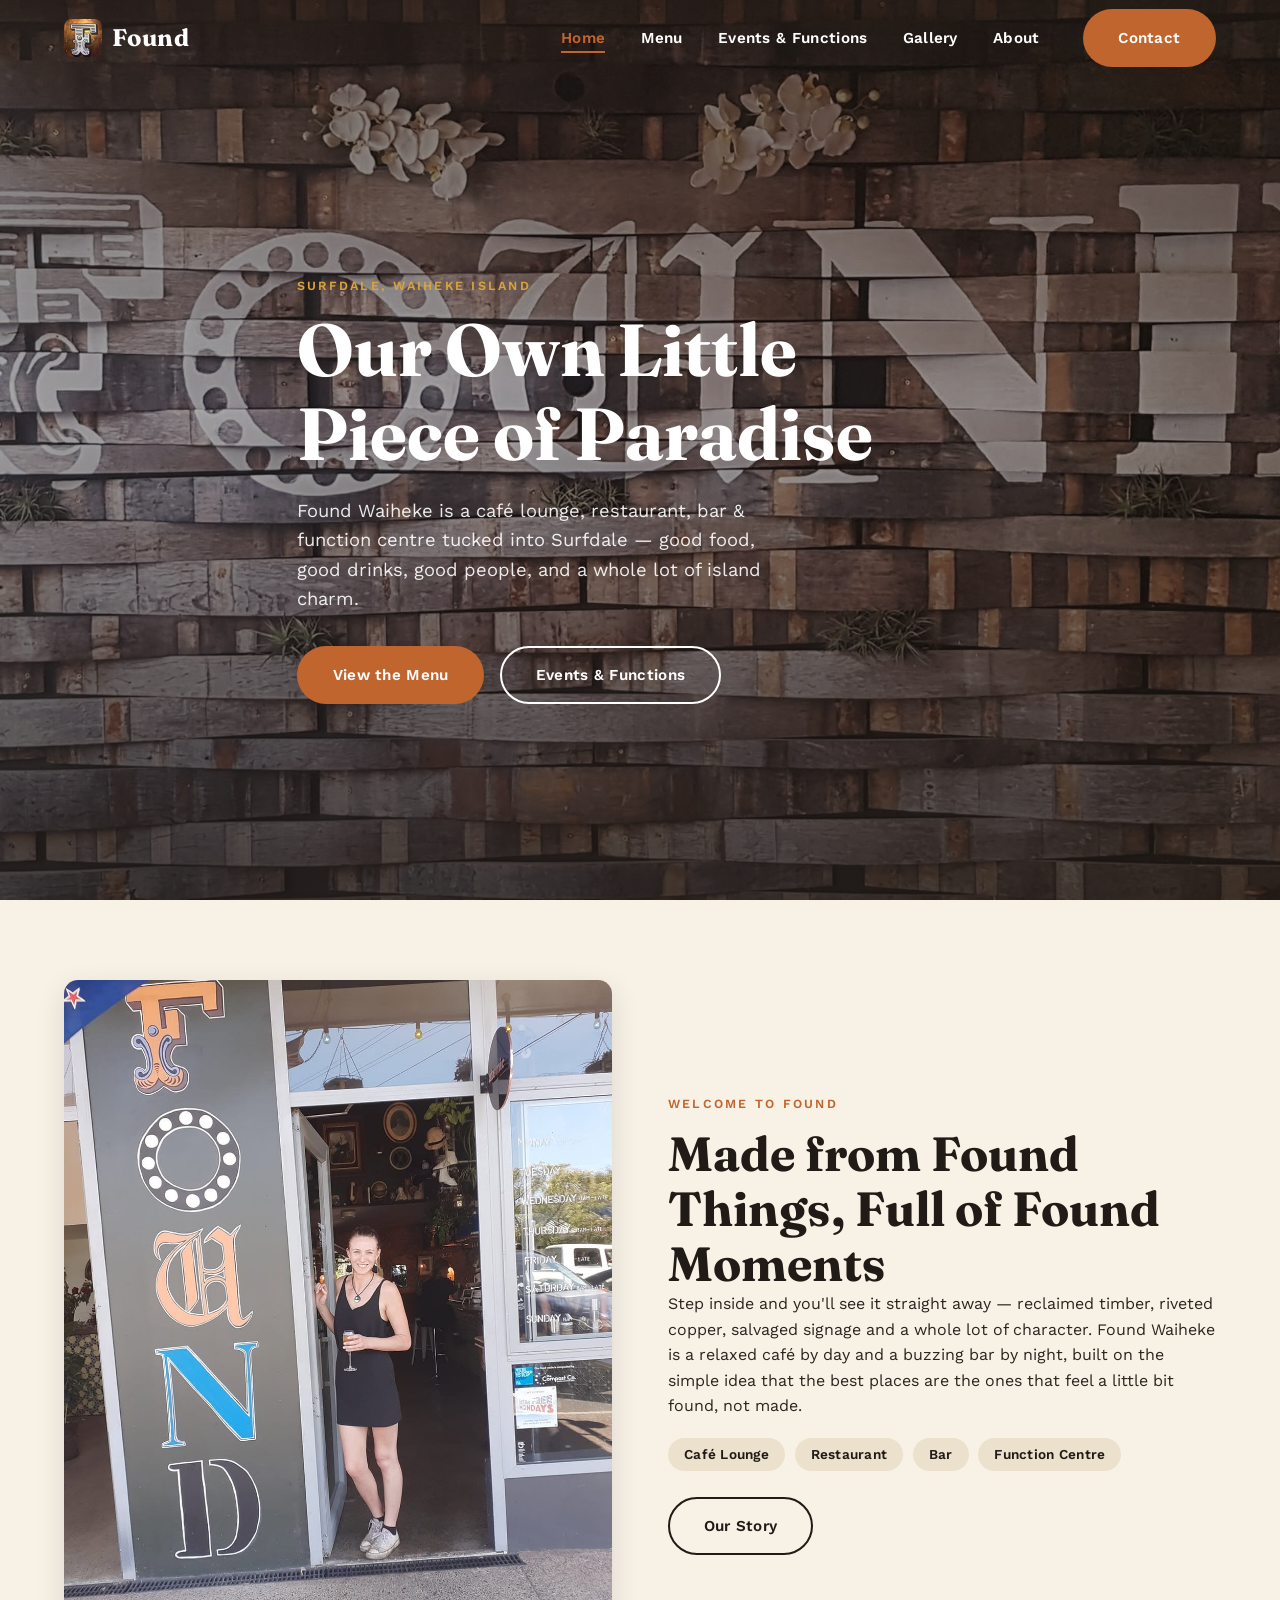
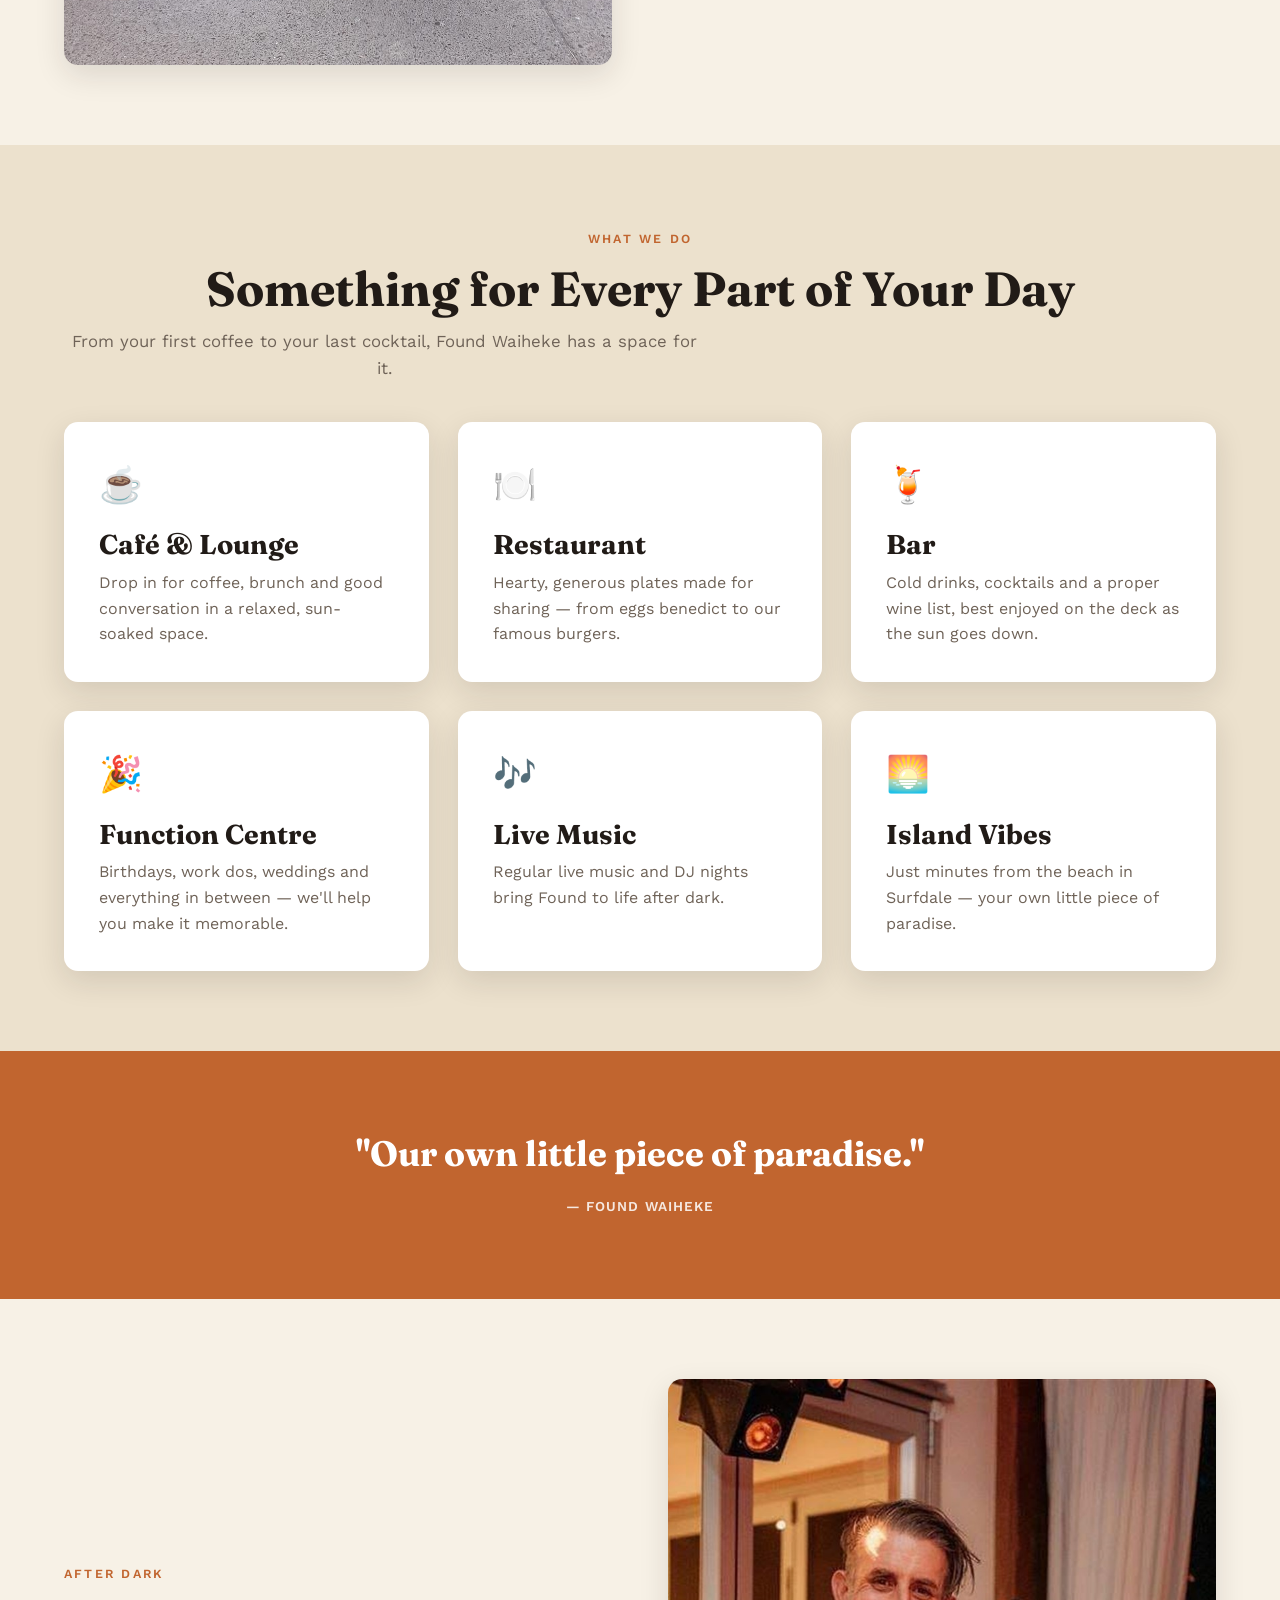
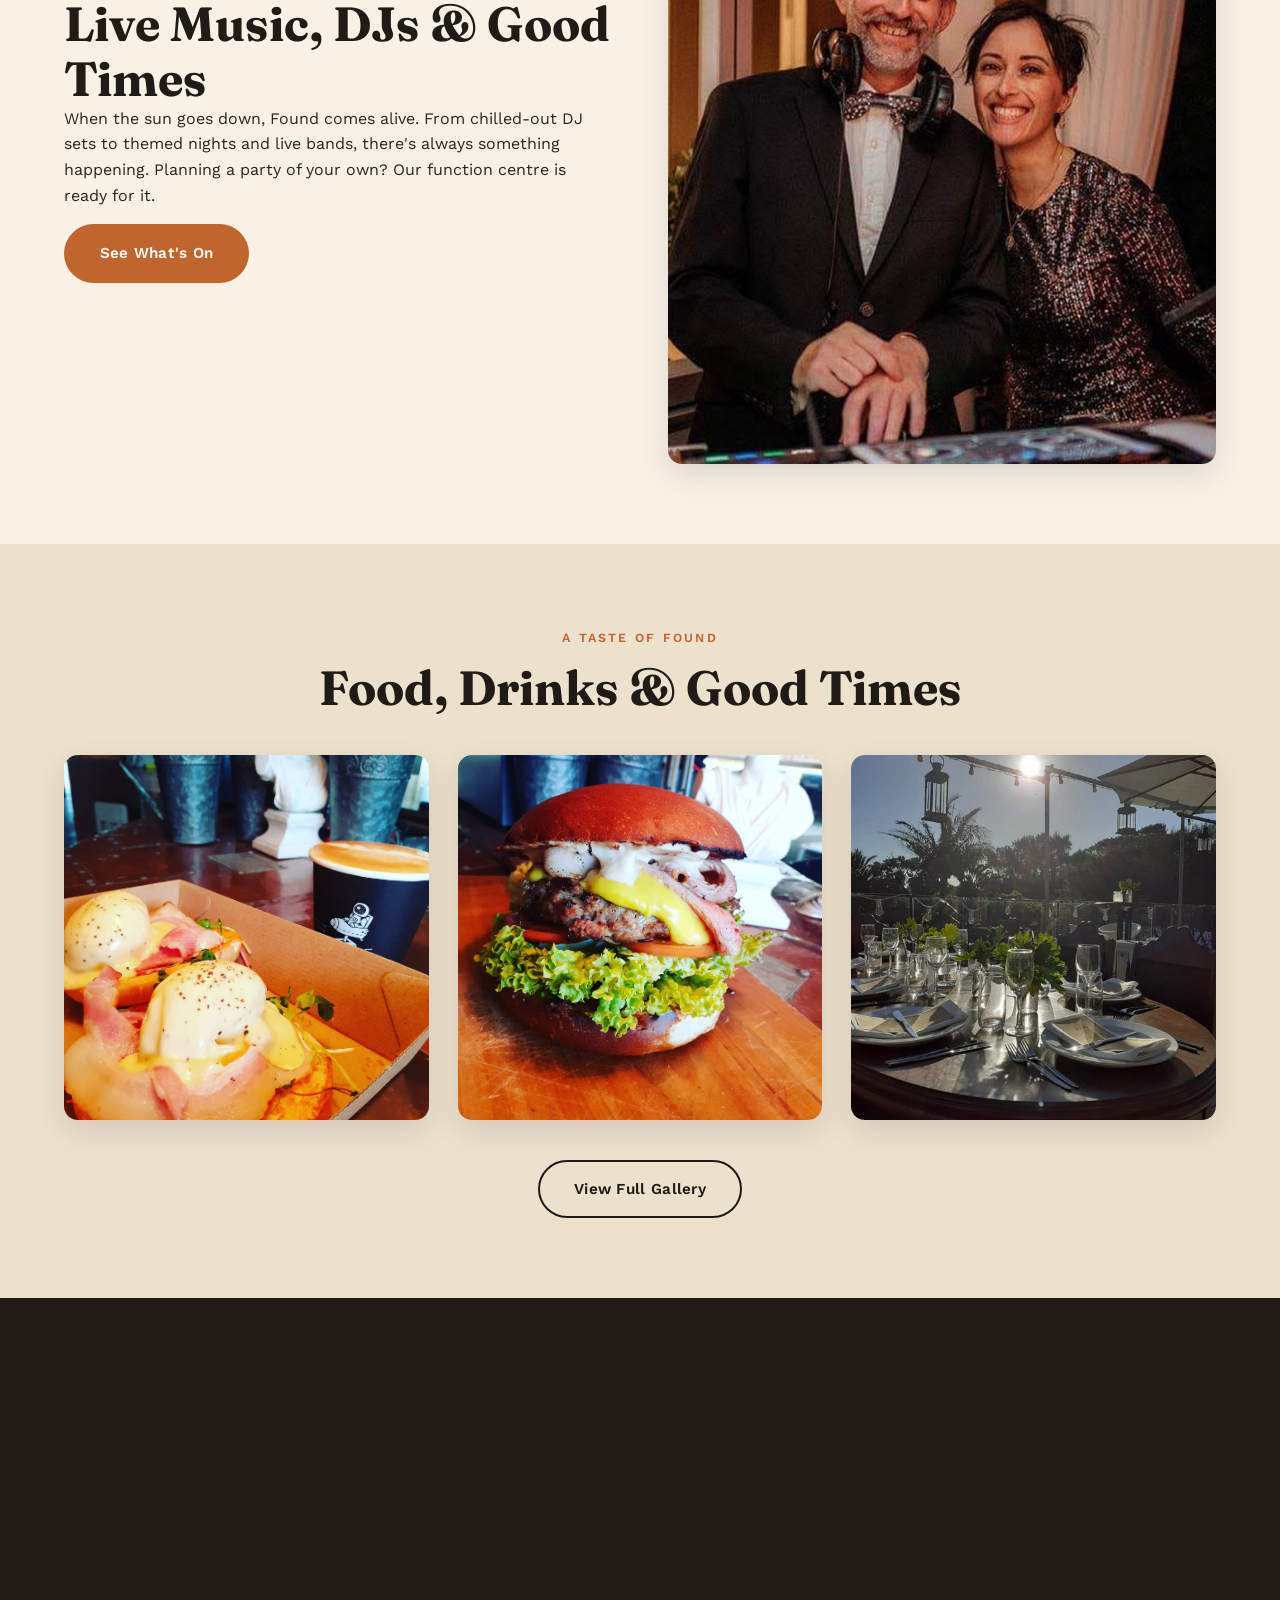
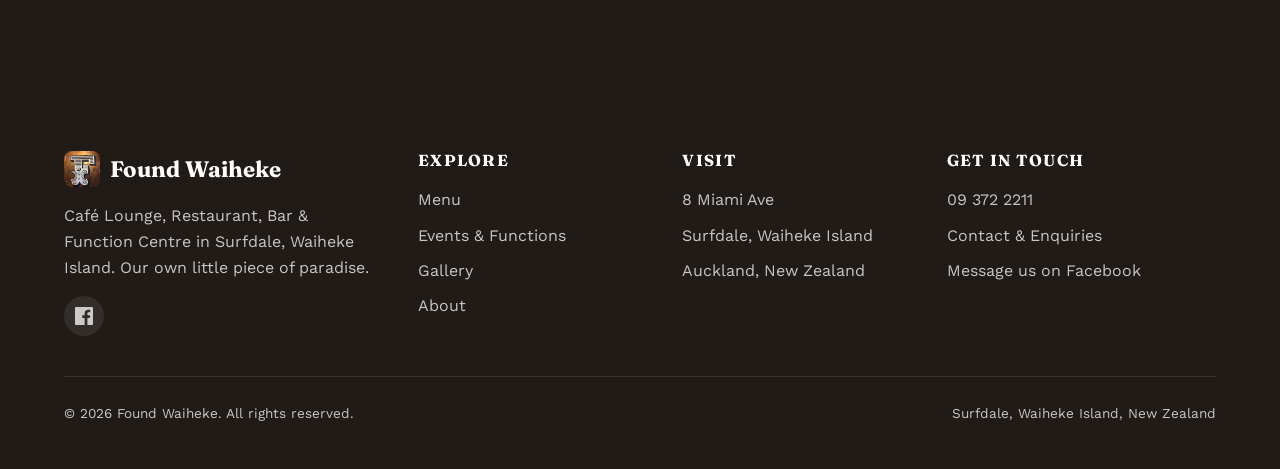
<file: index.html>
<!DOCTYPE html>
<html lang="en">
<head>
  <meta charset="UTF-8">
  <meta name="viewport" content="width=device-width, initial-scale=1.0">
  <title>Found Waiheke | Café, Restaurant, Bar &amp; Function Centre, Surfdale</title>
  <meta name="description" content="Found Waiheke is a café lounge, restaurant, bar and function centre in Surfdale, Waiheke Island. Great food, drinks, live music and events in our own little piece of paradise.">
  <meta name="keywords" content="Found Waiheke, Surfdale cafe, Waiheke Island restaurant, Waiheke bar, Waiheke function centre, Waiheke live music">
  <link rel="canonical" href="https://foundwaiheke.vercel.app/">

  <!-- Open Graph -->
  <meta property="og:title" content="Found Waiheke | Café, Restaurant, Bar &amp; Function Centre">
  <meta property="og:description" content="Our own little piece of paradise — café, restaurant, bar and function centre in Surfdale, Waiheke Island.">
  <meta property="og:image" content="images/found-sign-wall.jpg">
  <meta property="og:type" content="website">

  <link rel="stylesheet" href="css/style.css">
  <link rel="icon" type="image/jpeg" href="images/found-logo-copper.jpg">

  <link rel="preconnect" href="https://fonts.googleapis.com">
  <link rel="preconnect" href="https://fonts.gstatic.com" crossorigin>
  <link href="https://fonts.googleapis.com/css2?family=Fraunces:ital,wght@0,400;0,700;1,500&family=Work+Sans:wght@400;500;600;700&display=swap" rel="stylesheet">

  <script type="application/ld+json">
  {
    "@context": "https://schema.org",
    "@type": "Restaurant",
    "name": "Found Waiheke",
    "description": "Café Lounge, Restaurant, Bar & Function Centre in Surfdale, Waiheke Island.",
    "image": "https://foundwaiheke.vercel.app/images/found-sign-wall.jpg",
    "url": "https://foundwaiheke.vercel.app/",
    "telephone": "+64-9-372-2211",
    "priceRange": "$$",
    "address": {
      "@type": "PostalAddress",
      "streetAddress": "8 Miami Ave",
      "addressLocality": "Surfdale, Waiheke Island",
      "addressRegion": "Auckland",
      "postalCode": "1081",
      "addressCountry": "NZ"
    },
    "geo": {
      "@type": "GeoCoordinates",
      "latitude": -36.7947511,
      "longitude": 175.0263754
    },
    "sameAs": [
      "https://www.facebook.com/foundwaiheke/"
    ]
  }
  </script>
</head>
<body>

  <!-- Navigation -->
  <nav class="nav nav--transparent" role="navigation" aria-label="Main navigation">
    <div class="nav__inner">
      <a href="index.html" class="nav__logo" aria-label="Found Waiheke - Home">
        <img src="images/found-logo-copper.jpg" alt="Found Waiheke logo">
        Found
      </a>
      <div class="nav__overlay"></div>
      <ul class="nav__links" role="list">
        <li><a href="index.html" class="nav__link active">Home</a></li>
        <li><a href="menu.html" class="nav__link">Menu</a></li>
        <li><a href="events.html" class="nav__link">Events &amp; Functions</a></li>
        <li><a href="gallery.html" class="nav__link">Gallery</a></li>
        <li><a href="about.html" class="nav__link">About</a></li>
        <li><a href="contact.html" class="nav__link btn btn--primary">Contact</a></li>
      </ul>
      <button class="nav__hamburger" aria-label="Toggle menu" aria-expanded="false">
        <span></span><span></span><span></span>
      </button>
    </div>
  </nav>

  <!-- Hero -->
  <section class="hero" aria-label="Hero">
    <div class="hero__bg" style="background-image: url('images/found-sign-wall.jpg');"></div>
    <div class="hero__content">
      <span class="section-label">Surfdale, Waiheke Island</span>
      <h1>Our Own Little Piece of Paradise</h1>
      <p>Found Waiheke is a café lounge, restaurant, bar &amp; function centre tucked into Surfdale — good food, good drinks, good people, and a whole lot of island charm.</p>
      <div class="hero__actions">
        <a href="menu.html" class="btn btn--primary">View the Menu</a>
        <a href="events.html" class="btn btn--outline">Events &amp; Functions</a>
      </div>
    </div>
  </section>

  <!-- Intro / Split -->
  <section>
    <div class="container">
      <div class="split">
        <div class="split__image reveal">
          <img src="images/found-exterior.jpg" alt="Found Waiheke storefront in Surfdale, Waiheke Island">
        </div>
        <div class="reveal">
          <span class="section-label">Welcome to Found</span>
          <h2>Made from Found Things, Full of Found Moments</h2>
          <p>Step inside and you'll see it straight away — reclaimed timber, riveted copper, salvaged signage and a whole lot of character. Found Waiheke is a relaxed café by day and a buzzing bar by night, built on the simple idea that the best places are the ones that feel a little bit found, not made.</p>
          <div class="tag-list">
            <span class="tag">Café Lounge</span>
            <span class="tag">Restaurant</span>
            <span class="tag">Bar</span>
            <span class="tag">Function Centre</span>
          </div>
          <a href="about.html" class="btn btn--outline-dark">Our Story</a>
        </div>
      </div>
    </div>
  </section>

  <!-- Offerings -->
  <section style="background: var(--color-cream-dark);">
    <div class="container">
      <div class="section-heading text-center reveal">
        <span class="section-label">What We Do</span>
        <h2>Something for Every Part of Your Day</h2>
        <p>From your first coffee to your last cocktail, Found Waiheke has a space for it.</p>
      </div>
      <div class="grid grid--3">
        <div class="feature-card reveal">
          <span class="icon">☕</span>
          <h3>Café &amp; Lounge</h3>
          <p>Drop in for coffee, brunch and good conversation in a relaxed, sun-soaked space.</p>
        </div>
        <div class="feature-card reveal">
          <span class="icon">🍽️</span>
          <h3>Restaurant</h3>
          <p>Hearty, generous plates made for sharing — from eggs benedict to our famous burgers.</p>
        </div>
        <div class="feature-card reveal">
          <span class="icon">🍹</span>
          <h3>Bar</h3>
          <p>Cold drinks, cocktails and a proper wine list, best enjoyed on the deck as the sun goes down.</p>
        </div>
        <div class="feature-card reveal">
          <span class="icon">🎉</span>
          <h3>Function Centre</h3>
          <p>Birthdays, work dos, weddings and everything in between — we'll help you make it memorable.</p>
        </div>
        <div class="feature-card reveal">
          <span class="icon">🎶</span>
          <h3>Live Music</h3>
          <p>Regular live music and DJ nights bring Found to life after dark.</p>
        </div>
        <div class="feature-card reveal">
          <span class="icon">🌅</span>
          <h3>Island Vibes</h3>
          <p>Just minutes from the beach in Surfdale — your own little piece of paradise.</p>
        </div>
      </div>
    </div>
  </section>

  <!-- Quote band -->
  <section class="quote-band">
    <div class="container">
      <blockquote class="reveal">"Our own little piece of paradise."</blockquote>
      <cite>— Found Waiheke</cite>
    </div>
  </section>

  <!-- Events teaser -->
  <section>
    <div class="container">
      <div class="split reverse">
        <div class="split__image reveal">
          <img src="images/found-dj-couple.jpg" alt="Guests enjoying live music at Found Waiheke">
        </div>
        <div class="reveal">
          <span class="section-label">After Dark</span>
          <h2>Live Music, DJs &amp; Good Times</h2>
          <p>When the sun goes down, Found comes alive. From chilled-out DJ sets to themed nights and live bands, there's always something happening. Planning a party of your own? Our function centre is ready for it.</p>
          <a href="events.html" class="btn btn--primary">See What's On</a>
        </div>
      </div>
    </div>
  </section>

  <!-- Gallery preview -->
  <section style="background: var(--color-cream-dark);">
    <div class="container">
      <div class="section-heading text-center reveal">
        <span class="section-label">A Taste of Found</span>
        <h2>Food, Drinks &amp; Good Times</h2>
      </div>
      <div class="grid grid--3 reveal">
        <div class="gallery-item">
          <img src="images/found-eggs-benedict.jpg" alt="Eggs benedict at Found Waiheke" loading="lazy">
        </div>
        <div class="gallery-item">
          <img src="images/found-burger.jpg" alt="Burger at Found Waiheke" loading="lazy">
        </div>
        <div class="gallery-item">
          <img src="images/found-deck-dining.jpg" alt="Deck dining at sunset at Found Waiheke" loading="lazy">
        </div>
      </div>
      <div class="text-center" style="margin-top: 2.5rem;">
        <a href="gallery.html" class="btn btn--outline-dark">View Full Gallery</a>
      </div>
    </div>
  </section>

  <!-- CTA -->
  <section class="band">
    <div class="container reveal">
      <span class="section-label" style="color: var(--color-mustard);">Come Find Us</span>
      <h2>8 Miami Ave, Surfdale, Waiheke Island</h2>
      <p style="color: rgba(255,255,255,0.8); max-width: 560px; margin: 0 auto 2rem;">Whether it's breakfast, a long lazy lunch, dinner with friends or a private function — we'd love to have you.</p>
      <a href="contact.html" class="btn btn--primary">Get in Touch</a>
    </div>
  </section>

  <!-- Footer -->
  <footer class="footer" role="contentinfo">
    <div class="container">
      <div class="footer__grid">
        <div>
          <a href="index.html" class="footer__logo">
            <img src="images/found-logo-copper.jpg" alt="Found Waiheke logo">
            Found Waiheke
          </a>
          <p>Café Lounge, Restaurant, Bar &amp; Function Centre in Surfdale, Waiheke Island. Our own little piece of paradise.</p>
          <div class="footer__social">
            <a href="https://www.facebook.com/foundwaiheke/" target="_blank" rel="noopener" aria-label="Facebook">
              <svg xmlns="http://www.w3.org/2000/svg" width="18" height="18" fill="currentColor" viewBox="0 0 24 24"><path d="M22.675 0h-21.35c-.732 0-1.325.593-1.325 1.325v21.351c0 .731.593 1.324 1.325 1.324h11.495v-9.294h-3.128v-3.622h3.128v-2.671c0-3.1 1.893-4.788 4.659-4.788 1.325 0 2.464.099 2.795.143v3.24l-1.918.001c-1.504 0-1.795.715-1.795 1.763v2.313h3.587l-.467 3.622h-3.12v9.293h6.116c.73 0 1.323-.593 1.323-1.325v-21.35c0-.732-.593-1.325-1.325-1.325z"/></svg>
            </a>
          </div>
        </div>
        <div>
          <h4>Explore</h4>
          <ul>
            <li><a href="menu.html">Menu</a></li>
            <li><a href="events.html">Events &amp; Functions</a></li>
            <li><a href="gallery.html">Gallery</a></li>
            <li><a href="about.html">About</a></li>
          </ul>
        </div>
        <div>
          <h4>Visit</h4>
          <ul>
            <li>8 Miami Ave</li>
            <li>Surfdale, Waiheke Island</li>
            <li>Auckland, New Zealand</li>
          </ul>
        </div>
        <div>
          <h4>Get in Touch</h4>
          <ul>
            <li><a href="tel:+6493722211">09 372 2211</a></li>
            <li><a href="contact.html">Contact &amp; Enquiries</a></li>
            <li><a href="https://www.facebook.com/foundwaiheke/" target="_blank" rel="noopener">Message us on Facebook</a></li>
          </ul>
        </div>
      </div>
      <div class="footer__bottom">
        <p>&copy; 2026 Found Waiheke. All rights reserved.</p>
        <p>Surfdale, Waiheke Island, New Zealand</p>
      </div>
    </div>
  </footer>

  <script src="js/main.js"></script>
</body>
</html>
</file>
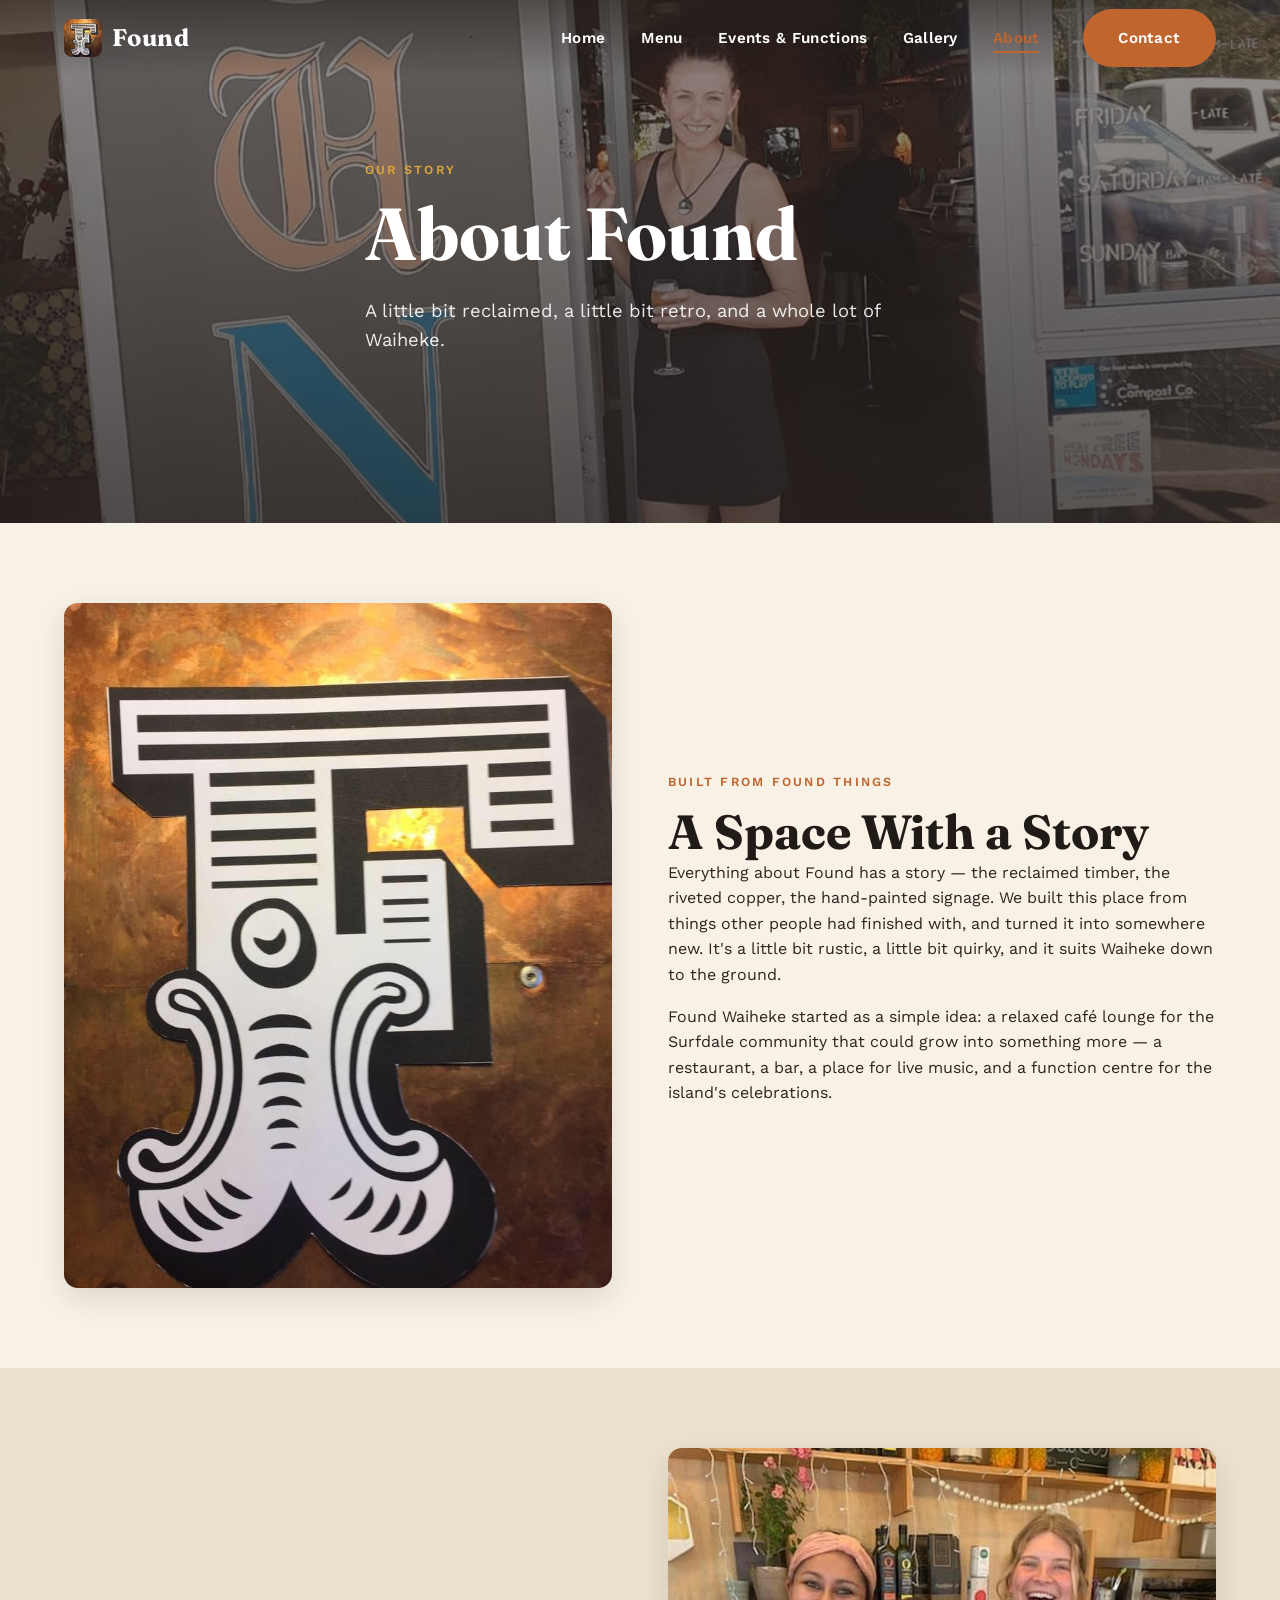
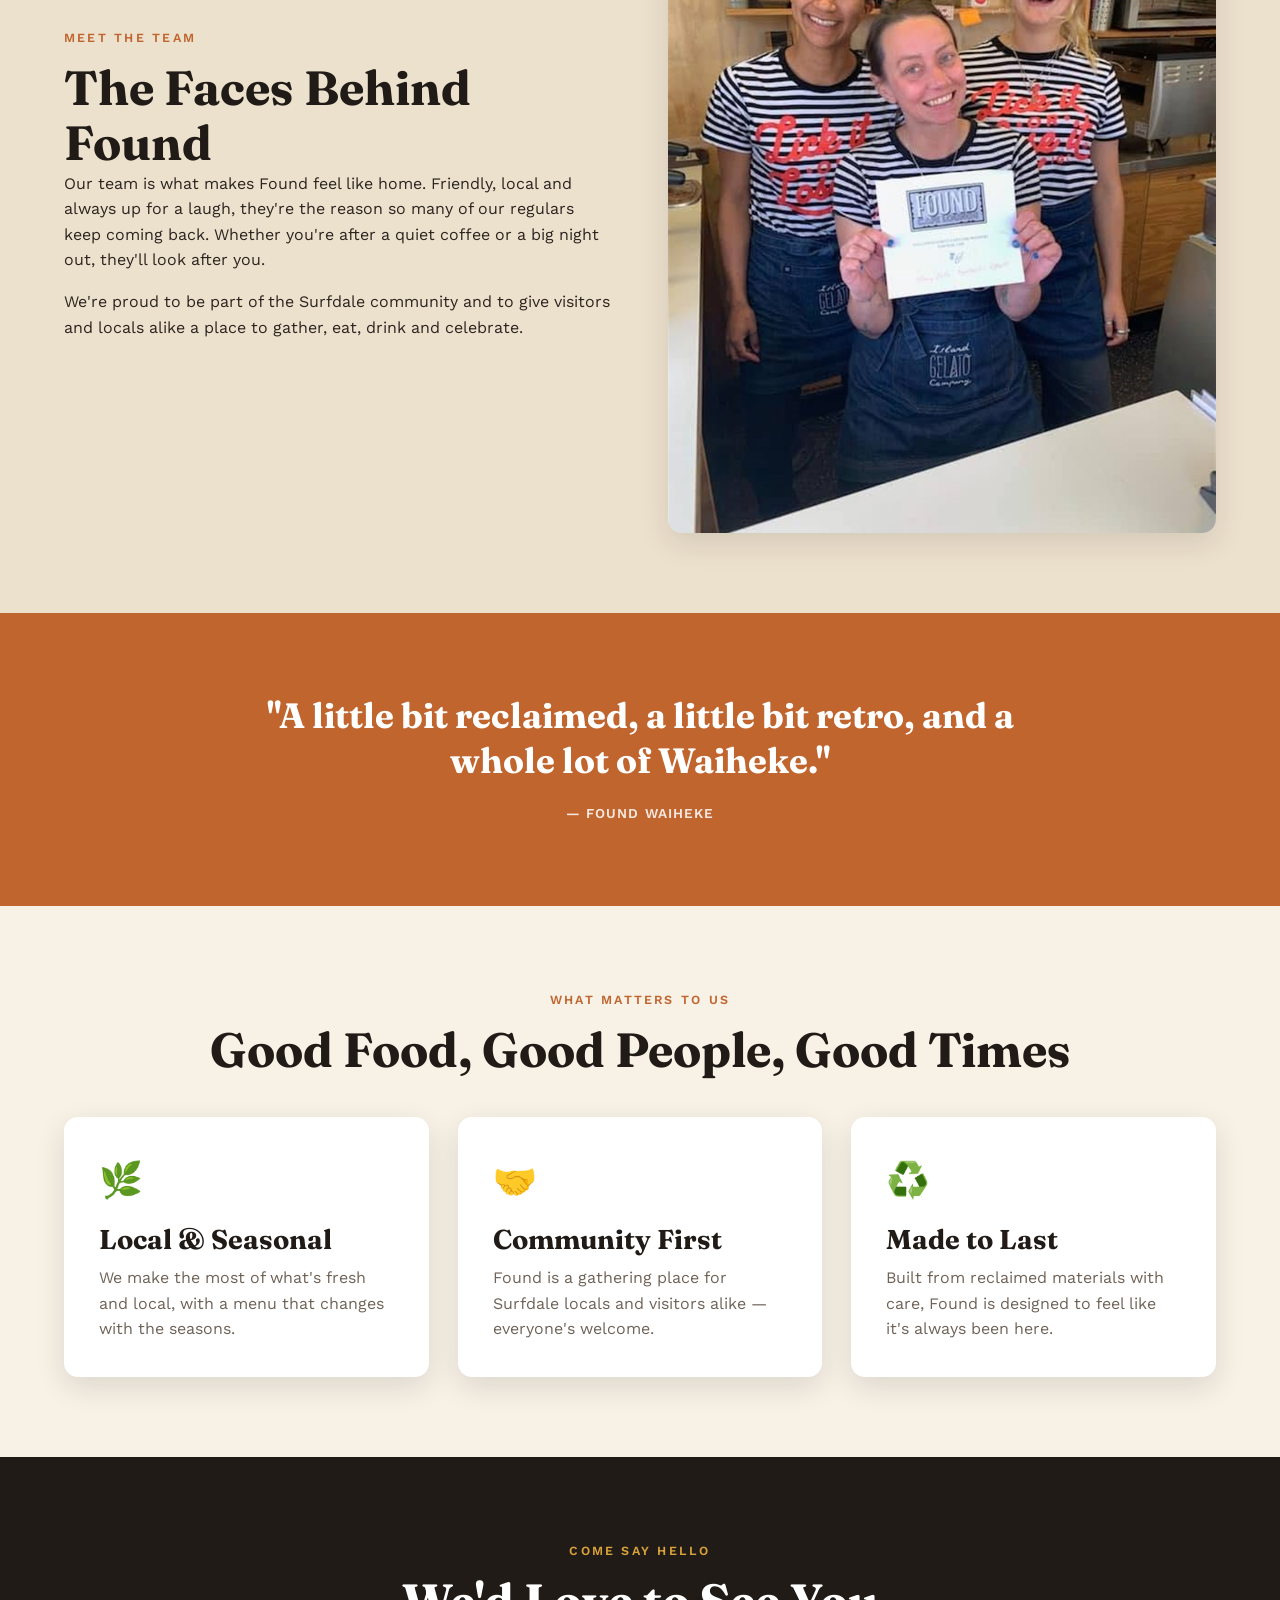
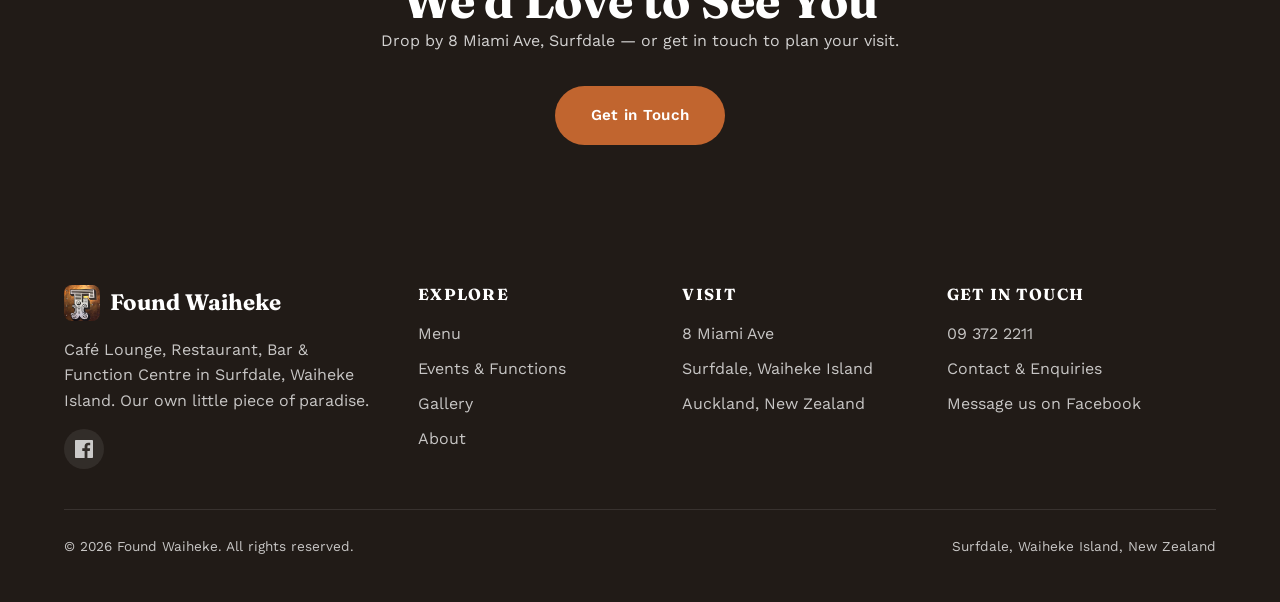
<file: about.html>
<!DOCTYPE html>
<html lang="en">
<head>
  <meta charset="UTF-8">
  <meta name="viewport" content="width=device-width, initial-scale=1.0">
  <title>About | Found Waiheke</title>
  <meta name="description" content="The story behind Found Waiheke - a café, restaurant, bar and function centre built from reclaimed materials in Surfdale, Waiheke Island.">
  <link rel="canonical" href="https://foundwaiheke.vercel.app/about.html">
  <link rel="stylesheet" href="css/style.css">
  <link rel="icon" type="image/jpeg" href="images/found-logo-copper.jpg">

  <link rel="preconnect" href="https://fonts.googleapis.com">
  <link rel="preconnect" href="https://fonts.gstatic.com" crossorigin>
  <link href="https://fonts.googleapis.com/css2?family=Fraunces:ital,wght@0,400;0,700;1,500&family=Work+Sans:wght@400;500;600;700&display=swap" rel="stylesheet">
</head>
<body>

  <!-- Navigation -->
  <nav class="nav nav--transparent" role="navigation" aria-label="Main navigation">
    <div class="nav__inner">
      <a href="index.html" class="nav__logo" aria-label="Found Waiheke - Home">
        <img src="images/found-logo-copper.jpg" alt="Found Waiheke logo">
        Found
      </a>
      <div class="nav__overlay"></div>
      <ul class="nav__links" role="list">
        <li><a href="index.html" class="nav__link">Home</a></li>
        <li><a href="menu.html" class="nav__link">Menu</a></li>
        <li><a href="events.html" class="nav__link">Events &amp; Functions</a></li>
        <li><a href="gallery.html" class="nav__link">Gallery</a></li>
        <li><a href="about.html" class="nav__link active">About</a></li>
        <li><a href="contact.html" class="nav__link btn btn--primary">Contact</a></li>
      </ul>
      <button class="nav__hamburger" aria-label="Toggle menu" aria-expanded="false">
        <span></span><span></span><span></span>
      </button>
    </div>
  </nav>

  <!-- Page Banner -->
  <section class="page-banner">
    <div class="hero__bg" style="background-image: url('images/found-exterior.jpg');"></div>
    <div class="hero__content">
      <span class="section-label">Our Story</span>
      <h1>About Found</h1>
      <p>A little bit reclaimed, a little bit retro, and a whole lot of Waiheke.</p>
    </div>
  </section>

  <!-- Story -->
  <section>
    <div class="container">
      <div class="split">
        <div class="split__image reveal">
          <img src="images/found-logo-copper.jpg" alt="The hand-crafted Found Waiheke logo on a riveted copper panel">
        </div>
        <div class="reveal">
          <span class="section-label">Built From Found Things</span>
          <h2>A Space With a Story</h2>
          <p>Everything about Found has a story — the reclaimed timber, the riveted copper, the hand-painted signage. We built this place from things other people had finished with, and turned it into somewhere new. It's a little bit rustic, a little bit quirky, and it suits Waiheke down to the ground.</p>
          <p>Found Waiheke started as a simple idea: a relaxed café lounge for the Surfdale community that could grow into something more — a restaurant, a bar, a place for live music, and a function centre for the island's celebrations.</p>
        </div>
      </div>
    </div>
  </section>

  <!-- Team -->
  <section style="background: var(--color-cream-dark);">
    <div class="container">
      <div class="split reverse">
        <div class="split__image reveal">
          <img src="images/found-team.jpg" alt="The Found Waiheke team">
        </div>
        <div class="reveal">
          <span class="section-label">Meet the Team</span>
          <h2>The Faces Behind Found</h2>
          <p>Our team is what makes Found feel like home. Friendly, local and always up for a laugh, they're the reason so many of our regulars keep coming back. Whether you're after a quiet coffee or a big night out, they'll look after you.</p>
          <p>We're proud to be part of the Surfdale community and to give visitors and locals alike a place to gather, eat, drink and celebrate.</p>
        </div>
      </div>
    </div>
  </section>

  <!-- Quote -->
  <section class="quote-band">
    <div class="container">
      <blockquote class="reveal">"A little bit reclaimed, a little bit retro, and a whole lot of Waiheke."</blockquote>
      <cite>— Found Waiheke</cite>
    </div>
  </section>

  <!-- Values -->
  <section>
    <div class="container">
      <div class="section-heading text-center reveal">
        <span class="section-label">What Matters to Us</span>
        <h2>Good Food, Good People, Good Times</h2>
      </div>
      <div class="grid grid--3">
        <div class="feature-card reveal">
          <span class="icon">🌿</span>
          <h3>Local &amp; Seasonal</h3>
          <p>We make the most of what's fresh and local, with a menu that changes with the seasons.</p>
        </div>
        <div class="feature-card reveal">
          <span class="icon">🤝</span>
          <h3>Community First</h3>
          <p>Found is a gathering place for Surfdale locals and visitors alike — everyone's welcome.</p>
        </div>
        <div class="feature-card reveal">
          <span class="icon">♻️</span>
          <h3>Made to Last</h3>
          <p>Built from reclaimed materials with care, Found is designed to feel like it's always been here.</p>
        </div>
      </div>
    </div>
  </section>

  <!-- CTA -->
  <section class="band">
    <div class="container reveal">
      <span class="section-label" style="color: var(--color-mustard);">Come Say Hello</span>
      <h2>We'd Love to See You</h2>
      <p style="color: rgba(255,255,255,0.8); max-width: 560px; margin: 0 auto 2rem;">Drop by 8 Miami Ave, Surfdale — or get in touch to plan your visit.</p>
      <a href="contact.html" class="btn btn--primary">Get in Touch</a>
    </div>
  </section>

  <!-- Footer -->
  <footer class="footer" role="contentinfo">
    <div class="container">
      <div class="footer__grid">
        <div>
          <a href="index.html" class="footer__logo">
            <img src="images/found-logo-copper.jpg" alt="Found Waiheke logo">
            Found Waiheke
          </a>
          <p>Café Lounge, Restaurant, Bar &amp; Function Centre in Surfdale, Waiheke Island. Our own little piece of paradise.</p>
          <div class="footer__social">
            <a href="https://www.facebook.com/foundwaiheke/" target="_blank" rel="noopener" aria-label="Facebook">
              <svg xmlns="http://www.w3.org/2000/svg" width="18" height="18" fill="currentColor" viewBox="0 0 24 24"><path d="M22.675 0h-21.35c-.732 0-1.325.593-1.325 1.325v21.351c0 .731.593 1.324 1.325 1.324h11.495v-9.294h-3.128v-3.622h3.128v-2.671c0-3.1 1.893-4.788 4.659-4.788 1.325 0 2.464.099 2.795.143v3.24l-1.918.001c-1.504 0-1.795.715-1.795 1.763v2.313h3.587l-.467 3.622h-3.12v9.293h6.116c.73 0 1.323-.593 1.323-1.325v-21.35c0-.732-.593-1.325-1.325-1.325z"/></svg>
            </a>
          </div>
        </div>
        <div>
          <h4>Explore</h4>
          <ul>
            <li><a href="menu.html">Menu</a></li>
            <li><a href="events.html">Events &amp; Functions</a></li>
            <li><a href="gallery.html">Gallery</a></li>
            <li><a href="about.html">About</a></li>
          </ul>
        </div>
        <div>
          <h4>Visit</h4>
          <ul>
            <li>8 Miami Ave</li>
            <li>Surfdale, Waiheke Island</li>
            <li>Auckland, New Zealand</li>
          </ul>
        </div>
        <div>
          <h4>Get in Touch</h4>
          <ul>
            <li><a href="tel:+6493722211">09 372 2211</a></li>
            <li><a href="contact.html">Contact &amp; Enquiries</a></li>
            <li><a href="https://www.facebook.com/foundwaiheke/" target="_blank" rel="noopener">Message us on Facebook</a></li>
          </ul>
        </div>
      </div>
      <div class="footer__bottom">
        <p>&copy; 2026 Found Waiheke. All rights reserved.</p>
        <p>Surfdale, Waiheke Island, New Zealand</p>
      </div>
    </div>
  </footer>

  <script src="js/main.js"></script>
</body>
</html>
</file>
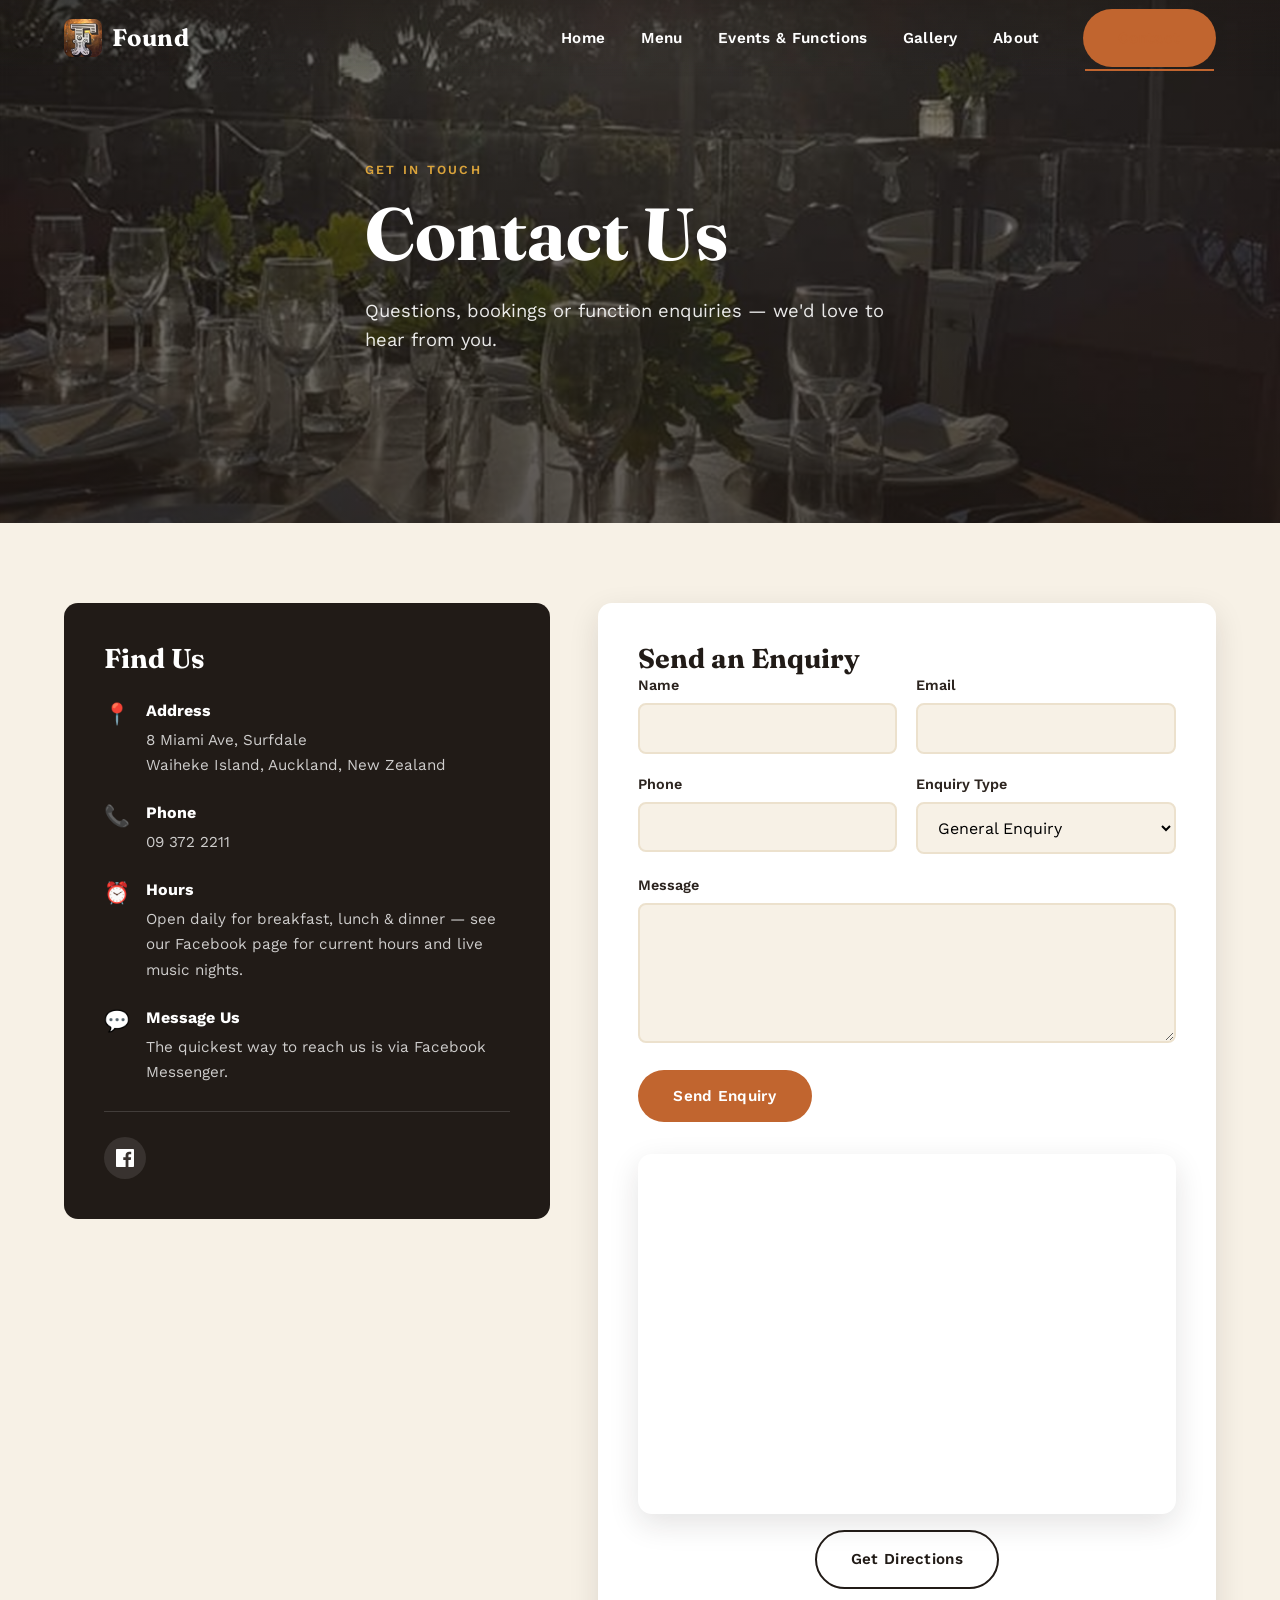
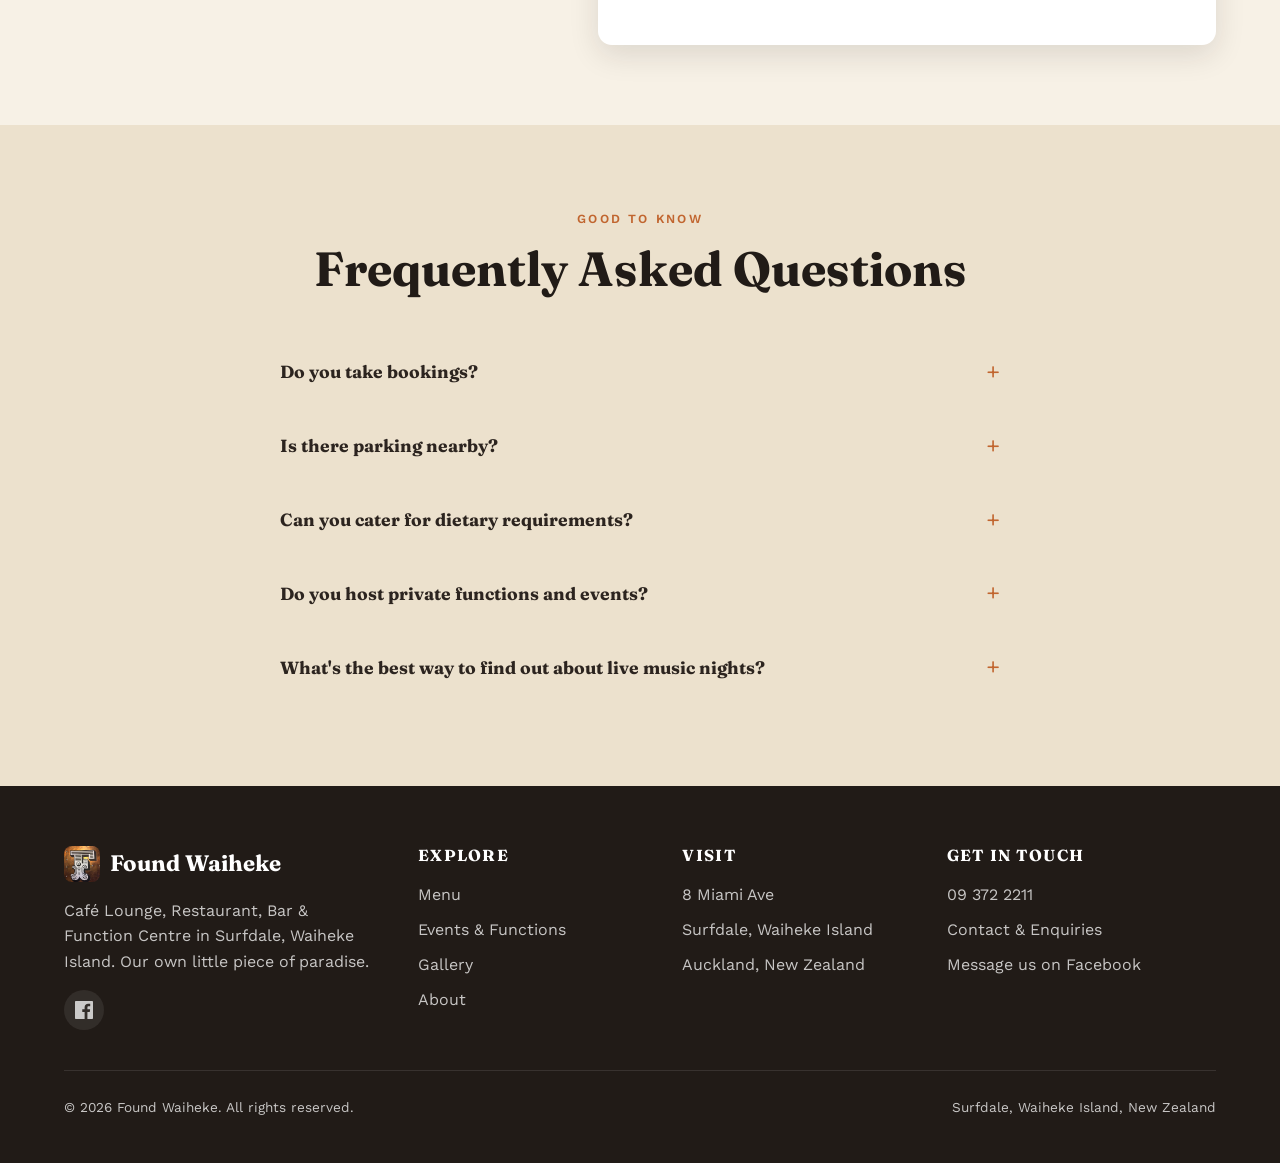
<file: contact.html>
<!DOCTYPE html>
<html lang="en">
<head>
  <meta charset="UTF-8">
  <meta name="viewport" content="width=device-width, initial-scale=1.0">
  <title>Contact | Found Waiheke</title>
  <meta name="description" content="Get in touch with Found Waiheke - café, restaurant, bar and function centre at 8 Miami Ave, Surfdale, Waiheke Island.">
  <link rel="canonical" href="https://foundwaiheke.vercel.app/contact.html">
  <link rel="stylesheet" href="css/style.css">
  <link rel="icon" type="image/jpeg" href="images/found-logo-copper.jpg">

  <link rel="preconnect" href="https://fonts.googleapis.com">
  <link rel="preconnect" href="https://fonts.gstatic.com" crossorigin>
  <link href="https://fonts.googleapis.com/css2?family=Fraunces:ital,wght@0,400;0,700;1,500&family=Work+Sans:wght@400;500;600;700&display=swap" rel="stylesheet">
</head>
<body>

  <!-- Navigation -->
  <nav class="nav nav--transparent" role="navigation" aria-label="Main navigation">
    <div class="nav__inner">
      <a href="index.html" class="nav__logo" aria-label="Found Waiheke - Home">
        <img src="images/found-logo-copper.jpg" alt="Found Waiheke logo">
        Found
      </a>
      <div class="nav__overlay"></div>
      <ul class="nav__links" role="list">
        <li><a href="index.html" class="nav__link">Home</a></li>
        <li><a href="menu.html" class="nav__link">Menu</a></li>
        <li><a href="events.html" class="nav__link">Events &amp; Functions</a></li>
        <li><a href="gallery.html" class="nav__link">Gallery</a></li>
        <li><a href="about.html" class="nav__link">About</a></li>
        <li><a href="contact.html" class="nav__link btn btn--primary active">Contact</a></li>
      </ul>
      <button class="nav__hamburger" aria-label="Toggle menu" aria-expanded="false">
        <span></span><span></span><span></span>
      </button>
    </div>
  </nav>

  <!-- Page Banner -->
  <section class="page-banner">
    <div class="hero__bg" style="background-image: url('images/found-deck-dining.jpg');"></div>
    <div class="hero__content">
      <span class="section-label">Get in Touch</span>
      <h1>Contact Us</h1>
      <p>Questions, bookings or function enquiries — we'd love to hear from you.</p>
    </div>
  </section>

  <!-- Contact -->
  <section>
    <div class="container">
      <div class="contact-layout">

        <div class="contact-info reveal">
          <h3>Find Us</h3>
          <div class="contact-info__item">
            <span class="icon">📍</span>
            <div>
              <strong>Address</strong>
              <span>8 Miami Ave, Surfdale<br>Waiheke Island, Auckland, New Zealand</span>
            </div>
          </div>
          <div class="contact-info__item">
            <span class="icon">📞</span>
            <div>
              <strong>Phone</strong>
              <span><a href="tel:+6493722211">09 372 2211</a></span>
            </div>
          </div>
          <div class="contact-info__item">
            <span class="icon">⏰</span>
            <div>
              <strong>Hours</strong>
              <span>Open daily for breakfast, lunch &amp; dinner — see our Facebook page for current hours and live music nights.</span>
            </div>
          </div>
          <div class="contact-info__item">
            <span class="icon">💬</span>
            <div>
              <strong>Message Us</strong>
              <span>The quickest way to reach us is via Facebook Messenger.</span>
            </div>
          </div>
          <hr>
          <div class="social-row">
            <a href="https://www.facebook.com/foundwaiheke/" target="_blank" rel="noopener" aria-label="Facebook">
              <svg xmlns="http://www.w3.org/2000/svg" width="18" height="18" fill="currentColor" viewBox="0 0 24 24"><path d="M22.675 0h-21.35c-.732 0-1.325.593-1.325 1.325v21.351c0 .731.593 1.324 1.325 1.324h11.495v-9.294h-3.128v-3.622h3.128v-2.671c0-3.1 1.893-4.788 4.659-4.788 1.325 0 2.464.099 2.795.143v3.24l-1.918.001c-1.504 0-1.795.715-1.795 1.763v2.313h3.587l-.467 3.622h-3.12v9.293h6.116c.73 0 1.323-.593 1.323-1.325v-21.35c0-.732-.593-1.325-1.325-1.325z"/></svg>
            </a>
          </div>
        </div>

        <div class="contact-form reveal">
          <h3>Send an Enquiry</h3>
          <form class="js-enquiry-form" action="https://formspree.io/f/your-form-id" method="POST">
            <div class="form-row">
              <div class="form-group">
                <label for="name">Name</label>
                <input type="text" id="name" name="name" required>
              </div>
              <div class="form-group">
                <label for="email">Email</label>
                <input type="email" id="email" name="email" required>
              </div>
            </div>
            <div class="form-row">
              <div class="form-group">
                <label for="phone">Phone</label>
                <input type="tel" id="phone" name="phone">
              </div>
              <div class="form-group">
                <label for="subject">Enquiry Type</label>
                <select id="subject" name="subject">
                  <option value="General">General Enquiry</option>
                  <option value="Booking">Table Booking</option>
                  <option value="Function">Function / Event</option>
                </select>
              </div>
            </div>
            <div class="form-group">
              <label for="message">Message</label>
              <textarea id="message" name="message" required></textarea>
            </div>
            <button type="submit" class="btn btn--primary">Send Enquiry</button>
            <p class="form-status success form-success" style="display:none;">Thanks — your message has been sent!</p>
          </form>

          <div class="map-frame">
            <iframe
              src="https://www.openstreetmap.org/export/embed.html?bbox=175.0204%2C-36.7987%2C175.0324%2C-36.7907&amp;marker=-36.7947%2C175.0264&amp;layer=mapnik"
              loading="lazy"
              referrerpolicy="no-referrer-when-downgrade"
              title="Map showing Found Waiheke at 8 Miami Ave, Surfdale, Waiheke Island"></iframe>
          </div>
          <p style="margin-top: 1rem; text-align: center;">
            <a href="https://www.google.com/maps/search/?api=1&amp;query=8+Miami+Ave+Surfdale+Waiheke+Island" target="_blank" rel="noopener" class="btn btn--outline-dark">Get Directions</a>
          </p>
        </div>

      </div>
    </div>
  </section>

  <!-- FAQ -->
  <section style="background: var(--color-cream-dark);">
    <div class="container">
      <div class="section-heading text-center reveal">
        <span class="section-label">Good to Know</span>
        <h2>Frequently Asked Questions</h2>
      </div>
      <div class="faq-list reveal" style="max-width: 720px; margin: 0 auto;">
        <div class="faq-item">
          <div class="faq-item__q">Do you take bookings?<span class="plus">+</span></div>
          <div class="faq-item__a"><p>We welcome walk-ins, but for larger groups or weekend evenings we recommend getting in touch via the form below or messaging us on Facebook to secure a table.</p></div>
        </div>
        <div class="faq-item">
          <div class="faq-item__q">Is there parking nearby?<span class="plus">+</span></div>
          <div class="faq-item__a"><p>Yes — there's parking available on and around Miami Ave, a short walk from the venue.</p></div>
        </div>
        <div class="faq-item">
          <div class="faq-item__q">Can you cater for dietary requirements?<span class="plus">+</span></div>
          <div class="faq-item__a"><p>We're happy to accommodate most dietary requirements where possible — just let our team know when you arrive or mention it in your function enquiry.</p></div>
        </div>
        <div class="faq-item">
          <div class="faq-item__q">Do you host private functions and events?<span class="plus">+</span></div>
          <div class="faq-item__a"><p>Yes — our function centre is available for birthdays, engagements, work functions and more. Send us an enquiry with your event details and we'll help you plan it.</p></div>
        </div>
        <div class="faq-item">
          <div class="faq-item__q">What's the best way to find out about live music nights?<span class="plus">+</span></div>
          <div class="faq-item__a"><p>Follow us on <a href="https://www.facebook.com/foundwaiheke/" target="_blank" rel="noopener">Facebook</a> for the latest live music, DJ nights and event announcements.</p></div>
        </div>
      </div>
    </div>
  </section>

  <!-- Footer -->
  <footer class="footer" role="contentinfo">
    <div class="container">
      <div class="footer__grid">
        <div>
          <a href="index.html" class="footer__logo">
            <img src="images/found-logo-copper.jpg" alt="Found Waiheke logo">
            Found Waiheke
          </a>
          <p>Café Lounge, Restaurant, Bar &amp; Function Centre in Surfdale, Waiheke Island. Our own little piece of paradise.</p>
          <div class="footer__social">
            <a href="https://www.facebook.com/foundwaiheke/" target="_blank" rel="noopener" aria-label="Facebook">
              <svg xmlns="http://www.w3.org/2000/svg" width="18" height="18" fill="currentColor" viewBox="0 0 24 24"><path d="M22.675 0h-21.35c-.732 0-1.325.593-1.325 1.325v21.351c0 .731.593 1.324 1.325 1.324h11.495v-9.294h-3.128v-3.622h3.128v-2.671c0-3.1 1.893-4.788 4.659-4.788 1.325 0 2.464.099 2.795.143v3.24l-1.918.001c-1.504 0-1.795.715-1.795 1.763v2.313h3.587l-.467 3.622h-3.12v9.293h6.116c.73 0 1.323-.593 1.323-1.325v-21.35c0-.732-.593-1.325-1.325-1.325z"/></svg>
            </a>
          </div>
        </div>
        <div>
          <h4>Explore</h4>
          <ul>
            <li><a href="menu.html">Menu</a></li>
            <li><a href="events.html">Events &amp; Functions</a></li>
            <li><a href="gallery.html">Gallery</a></li>
            <li><a href="about.html">About</a></li>
          </ul>
        </div>
        <div>
          <h4>Visit</h4>
          <ul>
            <li>8 Miami Ave</li>
            <li>Surfdale, Waiheke Island</li>
            <li>Auckland, New Zealand</li>
          </ul>
        </div>
        <div>
          <h4>Get in Touch</h4>
          <ul>
            <li><a href="tel:+6493722211">09 372 2211</a></li>
            <li><a href="contact.html">Contact &amp; Enquiries</a></li>
            <li><a href="https://www.facebook.com/foundwaiheke/" target="_blank" rel="noopener">Message us on Facebook</a></li>
          </ul>
        </div>
      </div>
      <div class="footer__bottom">
        <p>&copy; 2026 Found Waiheke. All rights reserved.</p>
        <p>Surfdale, Waiheke Island, New Zealand</p>
      </div>
    </div>
  </footer>

  <script src="js/main.js"></script>
</body>
</html>
</file>
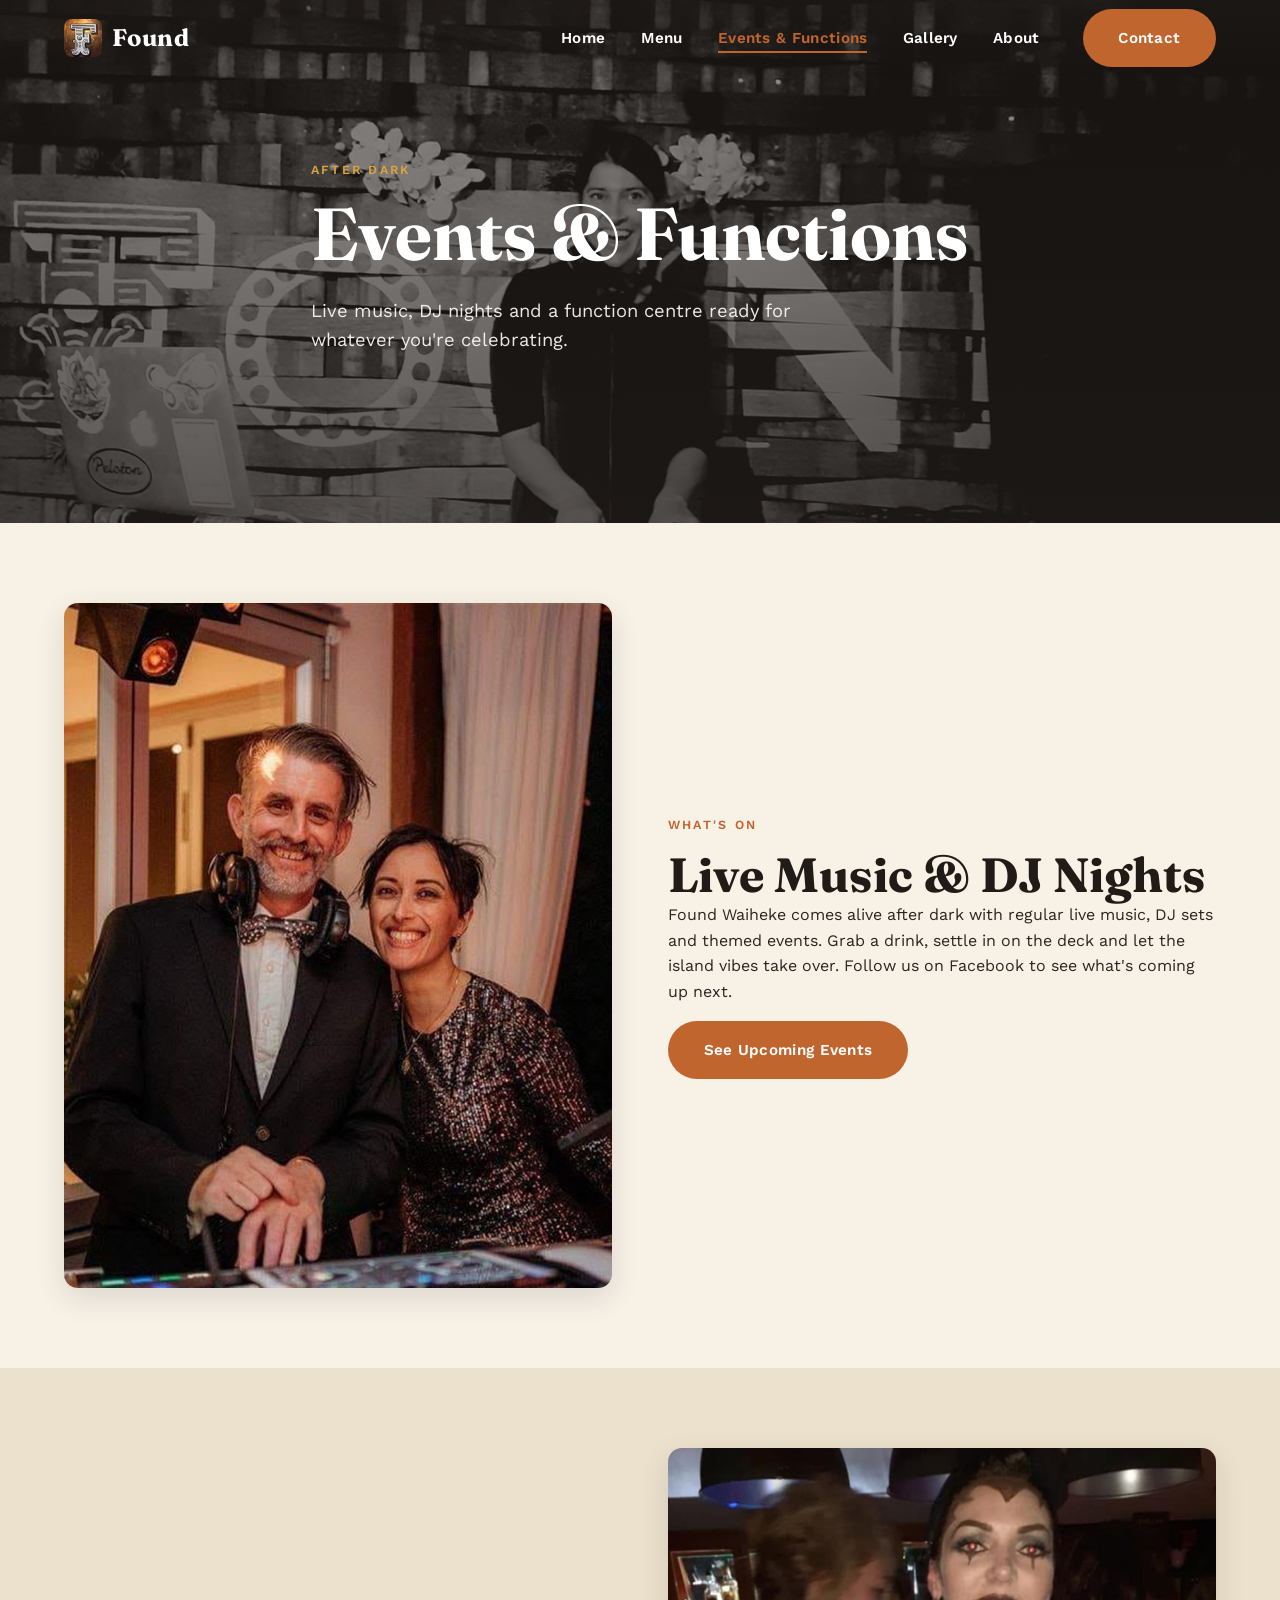
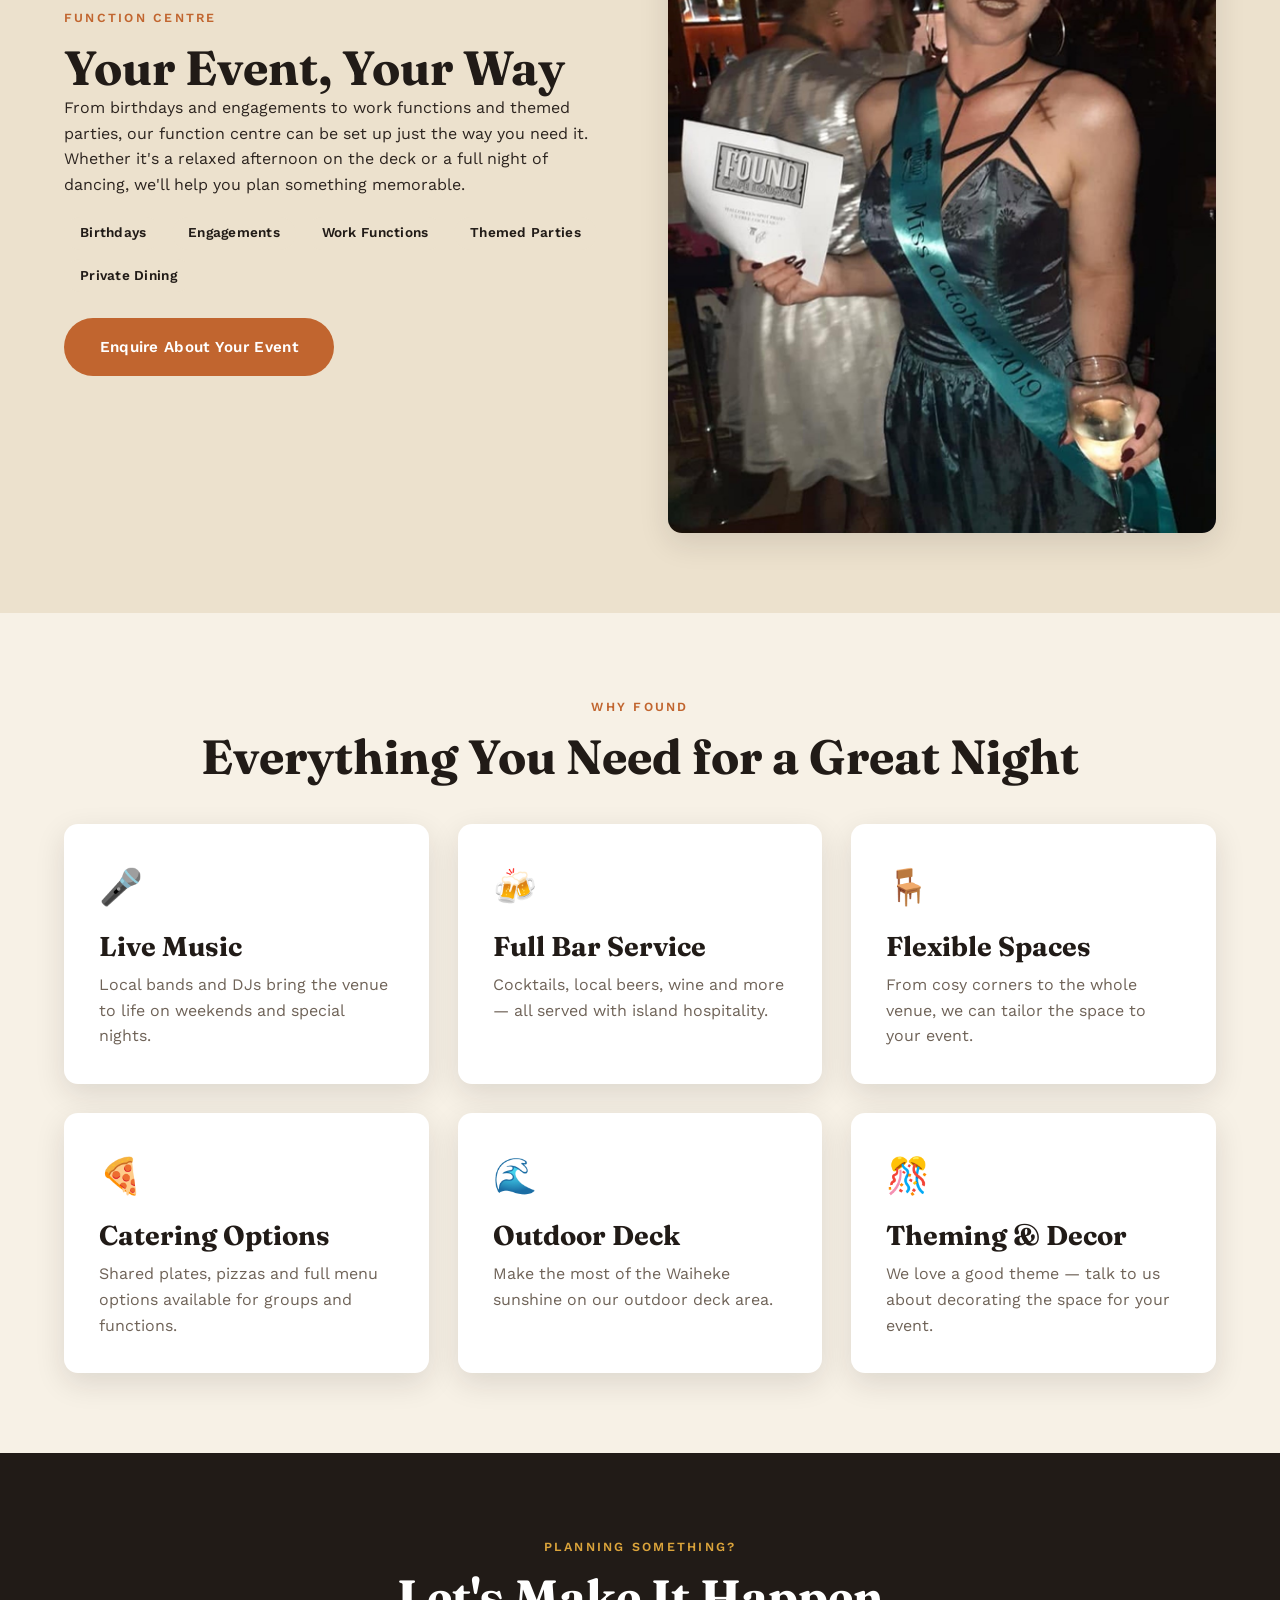
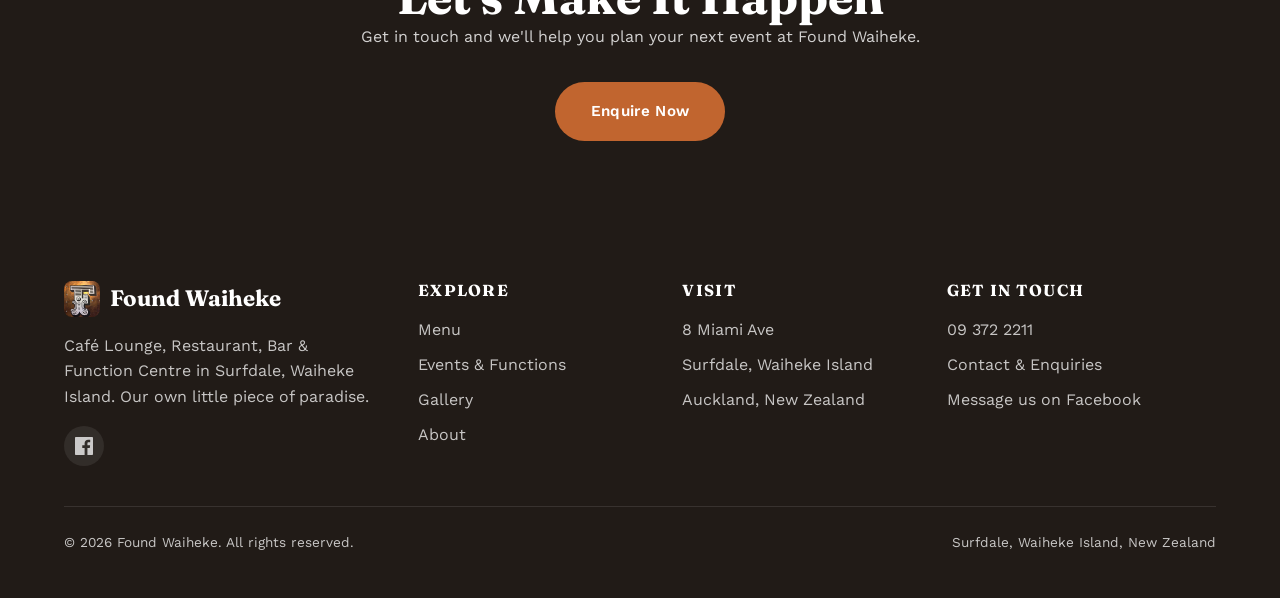
<file: events.html>
<!DOCTYPE html>
<html lang="en">
<head>
  <meta charset="UTF-8">
  <meta name="viewport" content="width=device-width, initial-scale=1.0">
  <title>Events &amp; Functions | Found Waiheke</title>
  <meta name="description" content="Live music, DJ nights and a function centre for private events at Found Waiheke, Surfdale, Waiheke Island.">
  <link rel="canonical" href="https://foundwaiheke.vercel.app/events.html">
  <link rel="stylesheet" href="css/style.css">
  <link rel="icon" type="image/jpeg" href="images/found-logo-copper.jpg">

  <link rel="preconnect" href="https://fonts.googleapis.com">
  <link rel="preconnect" href="https://fonts.gstatic.com" crossorigin>
  <link href="https://fonts.googleapis.com/css2?family=Fraunces:ital,wght@0,400;0,700;1,500&family=Work+Sans:wght@400;500;600;700&display=swap" rel="stylesheet">
</head>
<body>

  <!-- Navigation -->
  <nav class="nav nav--transparent" role="navigation" aria-label="Main navigation">
    <div class="nav__inner">
      <a href="index.html" class="nav__logo" aria-label="Found Waiheke - Home">
        <img src="images/found-logo-copper.jpg" alt="Found Waiheke logo">
        Found
      </a>
      <div class="nav__overlay"></div>
      <ul class="nav__links" role="list">
        <li><a href="index.html" class="nav__link">Home</a></li>
        <li><a href="menu.html" class="nav__link">Menu</a></li>
        <li><a href="events.html" class="nav__link active">Events &amp; Functions</a></li>
        <li><a href="gallery.html" class="nav__link">Gallery</a></li>
        <li><a href="about.html" class="nav__link">About</a></li>
        <li><a href="contact.html" class="nav__link btn btn--primary">Contact</a></li>
      </ul>
      <button class="nav__hamburger" aria-label="Toggle menu" aria-expanded="false">
        <span></span><span></span><span></span>
      </button>
    </div>
  </nav>

  <!-- Page Banner -->
  <section class="page-banner">
    <div class="hero__bg" style="background-image: url('images/found-dj-bw.jpg');"></div>
    <div class="hero__content">
      <span class="section-label">After Dark</span>
      <h1>Events &amp; Functions</h1>
      <p>Live music, DJ nights and a function centre ready for whatever you're celebrating.</p>
    </div>
  </section>

  <!-- Live Music -->
  <section>
    <div class="container">
      <div class="split">
        <div class="split__image reveal">
          <img src="images/found-dj-couple.jpg" alt="Couple enjoying live music and DJ at Found Waiheke">
        </div>
        <div class="reveal">
          <span class="section-label">What's On</span>
          <h2>Live Music &amp; DJ Nights</h2>
          <p>Found Waiheke comes alive after dark with regular live music, DJ sets and themed events. Grab a drink, settle in on the deck and let the island vibes take over. Follow us on Facebook to see what's coming up next.</p>
          <a href="https://www.facebook.com/foundwaiheke/" target="_blank" rel="noopener" class="btn btn--primary">See Upcoming Events</a>
        </div>
      </div>
    </div>
  </section>

  <!-- Function Centre -->
  <section style="background: var(--color-cream-dark);">
    <div class="container">
      <div class="split reverse">
        <div class="split__image reveal">
          <img src="images/found-halloween-event.jpg" alt="Themed event at Found Waiheke function centre">
        </div>
        <div class="reveal">
          <span class="section-label">Function Centre</span>
          <h2>Your Event, Your Way</h2>
          <p>From birthdays and engagements to work functions and themed parties, our function centre can be set up just the way you need it. Whether it's a relaxed afternoon on the deck or a full night of dancing, we'll help you plan something memorable.</p>
          <div class="tag-list">
            <span class="tag">Birthdays</span>
            <span class="tag">Engagements</span>
            <span class="tag">Work Functions</span>
            <span class="tag">Themed Parties</span>
            <span class="tag">Private Dining</span>
          </div>
          <a href="contact.html" class="btn btn--primary">Enquire About Your Event</a>
        </div>
      </div>
    </div>
  </section>

  <!-- Features -->
  <section>
    <div class="container">
      <div class="section-heading text-center reveal">
        <span class="section-label">Why Found</span>
        <h2>Everything You Need for a Great Night</h2>
      </div>
      <div class="grid grid--3">
        <div class="feature-card reveal">
          <span class="icon">🎤</span>
          <h3>Live Music</h3>
          <p>Local bands and DJs bring the venue to life on weekends and special nights.</p>
        </div>
        <div class="feature-card reveal">
          <span class="icon">🍻</span>
          <h3>Full Bar Service</h3>
          <p>Cocktails, local beers, wine and more — all served with island hospitality.</p>
        </div>
        <div class="feature-card reveal">
          <span class="icon">🪑</span>
          <h3>Flexible Spaces</h3>
          <p>From cosy corners to the whole venue, we can tailor the space to your event.</p>
        </div>
        <div class="feature-card reveal">
          <span class="icon">🍕</span>
          <h3>Catering Options</h3>
          <p>Shared plates, pizzas and full menu options available for groups and functions.</p>
        </div>
        <div class="feature-card reveal">
          <span class="icon">🌊</span>
          <h3>Outdoor Deck</h3>
          <p>Make the most of the Waiheke sunshine on our outdoor deck area.</p>
        </div>
        <div class="feature-card reveal">
          <span class="icon">🎊</span>
          <h3>Theming &amp; Decor</h3>
          <p>We love a good theme — talk to us about decorating the space for your event.</p>
        </div>
      </div>
    </div>
  </section>

  <!-- CTA -->
  <section class="band">
    <div class="container reveal">
      <span class="section-label" style="color: var(--color-mustard);">Planning Something?</span>
      <h2>Let's Make It Happen</h2>
      <p style="color: rgba(255,255,255,0.8); max-width: 560px; margin: 0 auto 2rem;">Get in touch and we'll help you plan your next event at Found Waiheke.</p>
      <a href="contact.html" class="btn btn--primary">Enquire Now</a>
    </div>
  </section>

  <!-- Footer -->
  <footer class="footer" role="contentinfo">
    <div class="container">
      <div class="footer__grid">
        <div>
          <a href="index.html" class="footer__logo">
            <img src="images/found-logo-copper.jpg" alt="Found Waiheke logo">
            Found Waiheke
          </a>
          <p>Café Lounge, Restaurant, Bar &amp; Function Centre in Surfdale, Waiheke Island. Our own little piece of paradise.</p>
          <div class="footer__social">
            <a href="https://www.facebook.com/foundwaiheke/" target="_blank" rel="noopener" aria-label="Facebook">
              <svg xmlns="http://www.w3.org/2000/svg" width="18" height="18" fill="currentColor" viewBox="0 0 24 24"><path d="M22.675 0h-21.35c-.732 0-1.325.593-1.325 1.325v21.351c0 .731.593 1.324 1.325 1.324h11.495v-9.294h-3.128v-3.622h3.128v-2.671c0-3.1 1.893-4.788 4.659-4.788 1.325 0 2.464.099 2.795.143v3.24l-1.918.001c-1.504 0-1.795.715-1.795 1.763v2.313h3.587l-.467 3.622h-3.12v9.293h6.116c.73 0 1.323-.593 1.323-1.325v-21.35c0-.732-.593-1.325-1.325-1.325z"/></svg>
            </a>
          </div>
        </div>
        <div>
          <h4>Explore</h4>
          <ul>
            <li><a href="menu.html">Menu</a></li>
            <li><a href="events.html">Events &amp; Functions</a></li>
            <li><a href="gallery.html">Gallery</a></li>
            <li><a href="about.html">About</a></li>
          </ul>
        </div>
        <div>
          <h4>Visit</h4>
          <ul>
            <li>8 Miami Ave</li>
            <li>Surfdale, Waiheke Island</li>
            <li>Auckland, New Zealand</li>
          </ul>
        </div>
        <div>
          <h4>Get in Touch</h4>
          <ul>
            <li><a href="tel:+6493722211">09 372 2211</a></li>
            <li><a href="contact.html">Contact &amp; Enquiries</a></li>
            <li><a href="https://www.facebook.com/foundwaiheke/" target="_blank" rel="noopener">Message us on Facebook</a></li>
          </ul>
        </div>
      </div>
      <div class="footer__bottom">
        <p>&copy; 2026 Found Waiheke. All rights reserved.</p>
        <p>Surfdale, Waiheke Island, New Zealand</p>
      </div>
    </div>
  </footer>

  <script src="js/main.js"></script>
</body>
</html>
</file>
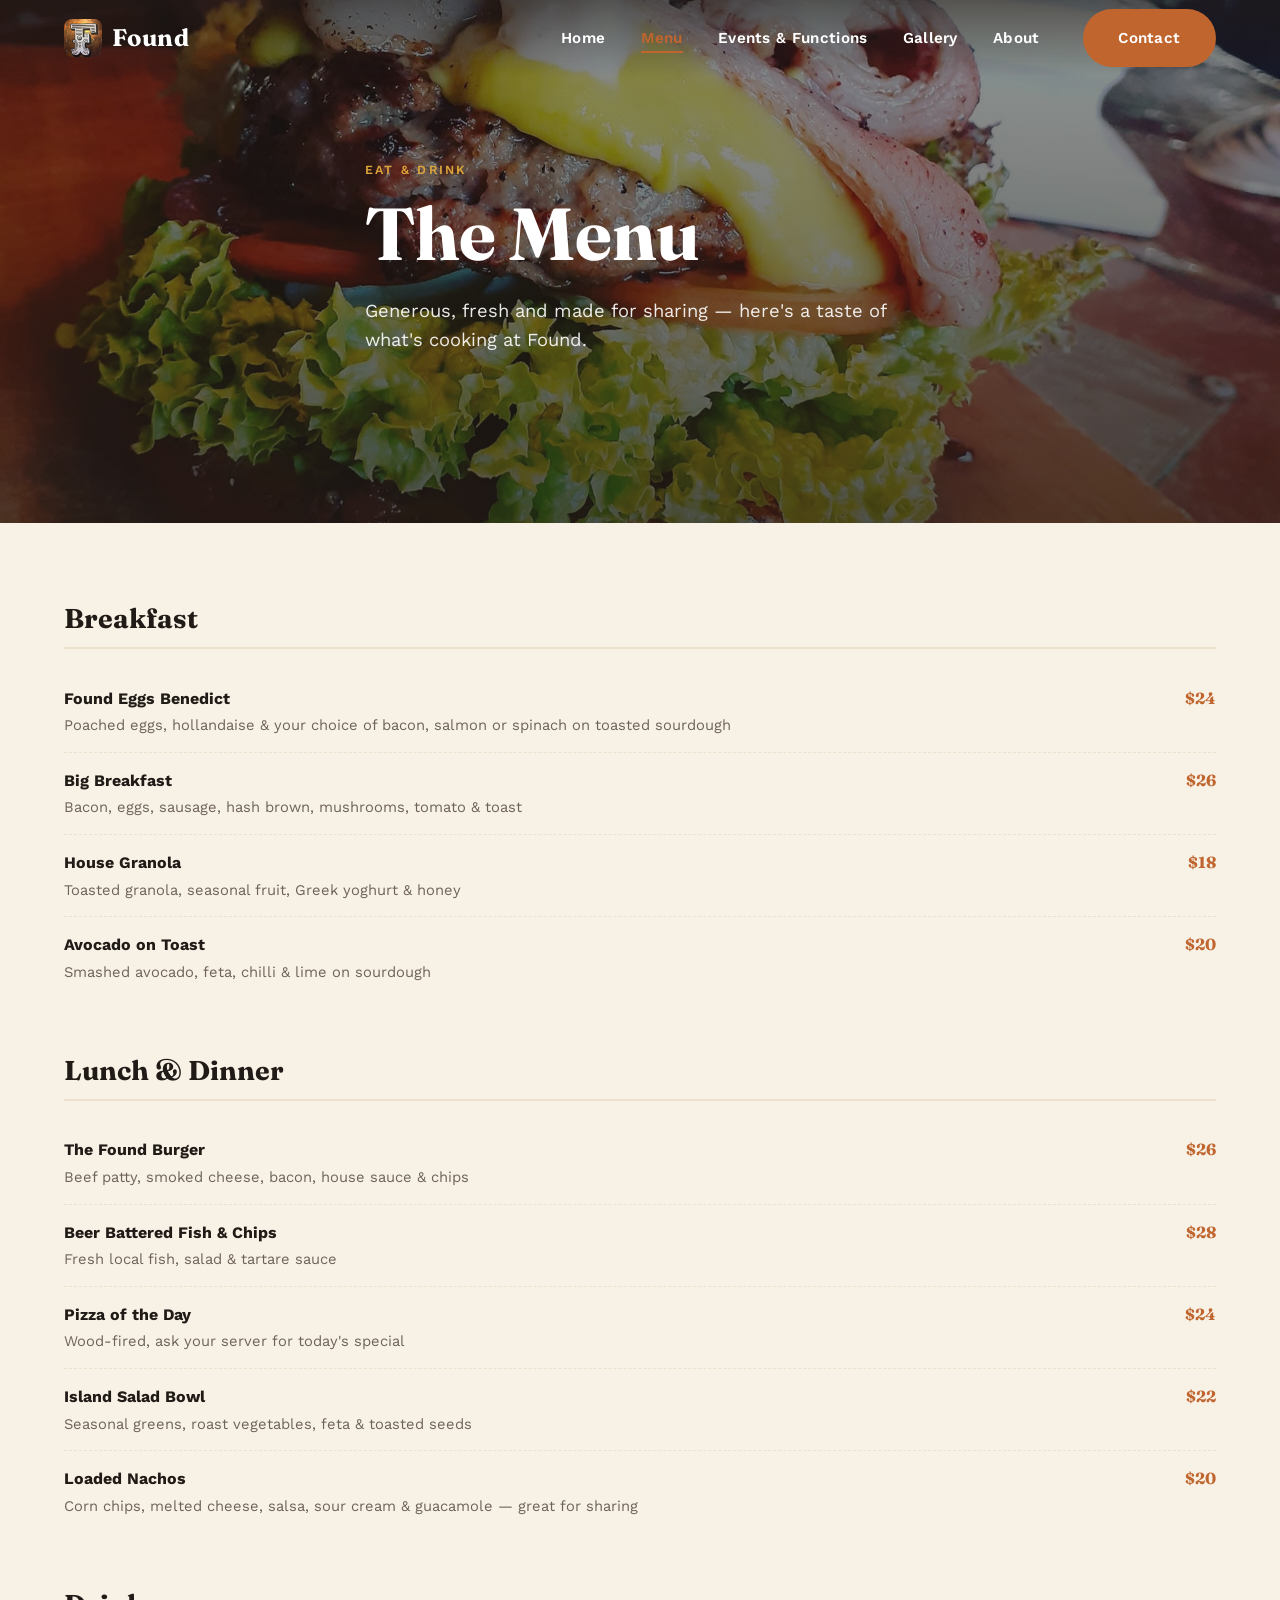
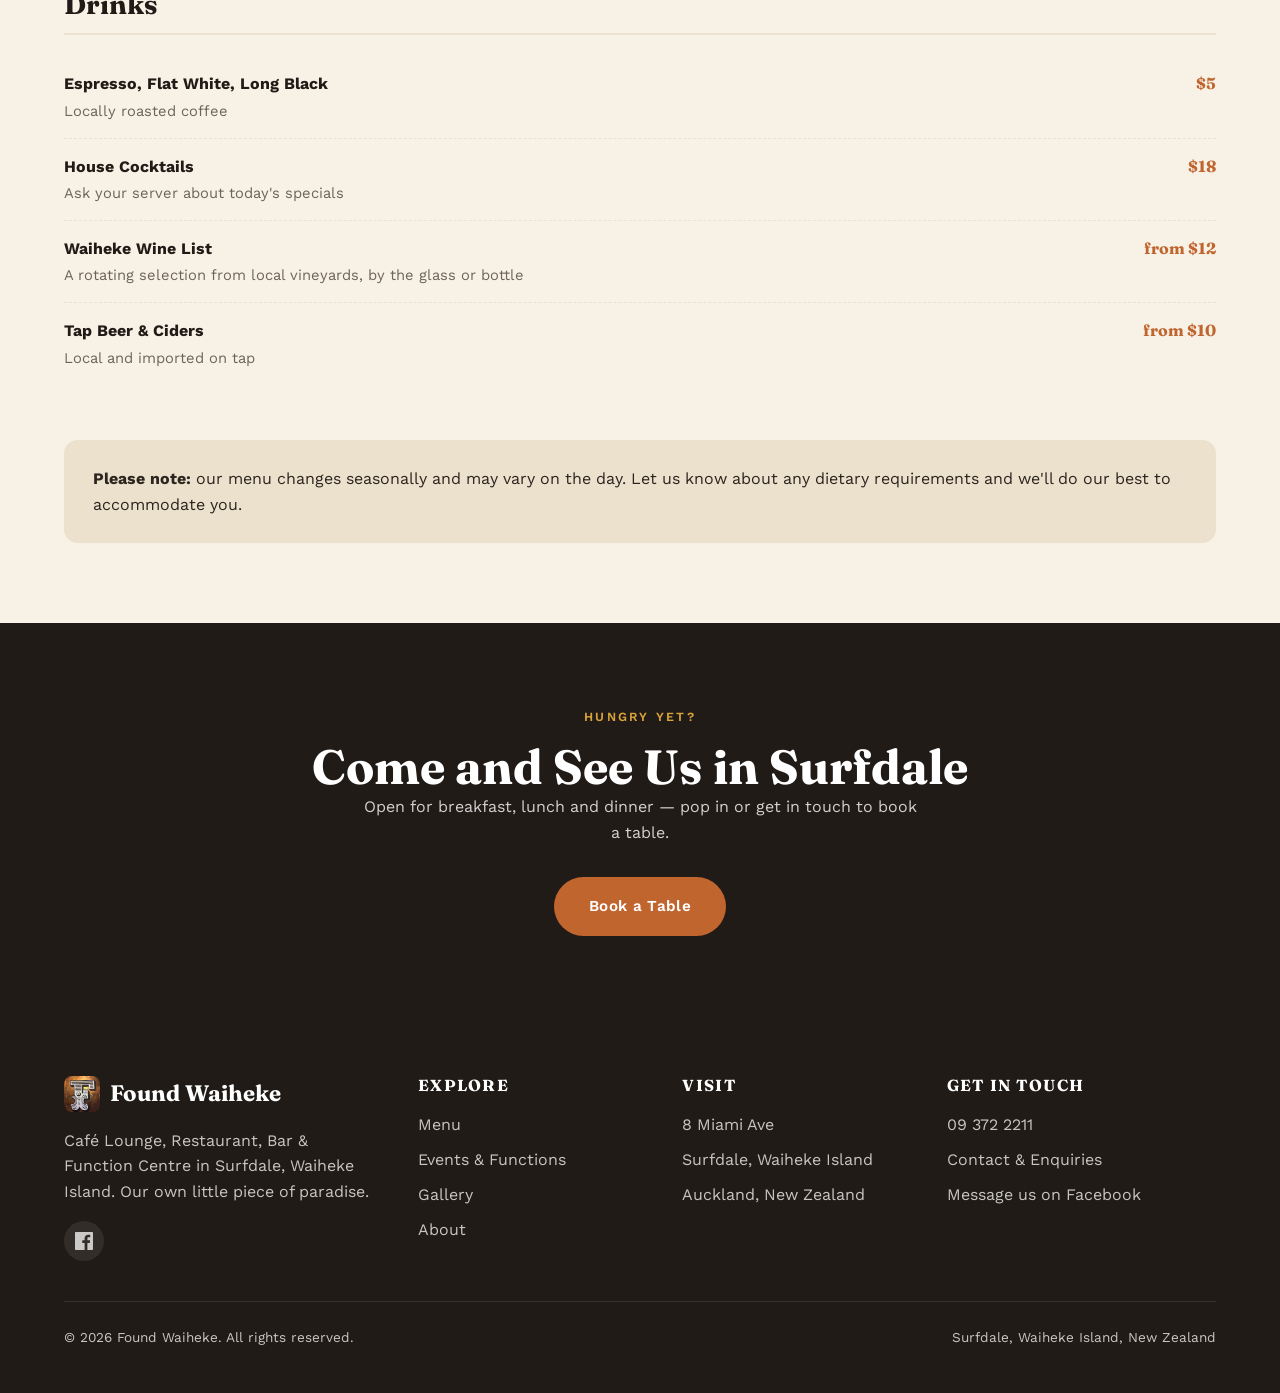
<file: menu.html>
<!DOCTYPE html>
<html lang="en">
<head>
  <meta charset="UTF-8">
  <meta name="viewport" content="width=device-width, initial-scale=1.0">
  <title>Menu | Found Waiheke</title>
  <meta name="description" content="Breakfast, lunch, dinner and drinks at Found Waiheke - a café, restaurant and bar in Surfdale, Waiheke Island.">
  <link rel="canonical" href="https://foundwaiheke.vercel.app/menu.html">
  <link rel="stylesheet" href="css/style.css">
  <link rel="icon" type="image/jpeg" href="images/found-logo-copper.jpg">

  <link rel="preconnect" href="https://fonts.googleapis.com">
  <link rel="preconnect" href="https://fonts.gstatic.com" crossorigin>
  <link href="https://fonts.googleapis.com/css2?family=Fraunces:ital,wght@0,400;0,700;1,500&family=Work+Sans:wght@400;500;600;700&display=swap" rel="stylesheet">
</head>
<body>

  <!-- Navigation -->
  <nav class="nav nav--transparent" role="navigation" aria-label="Main navigation">
    <div class="nav__inner">
      <a href="index.html" class="nav__logo" aria-label="Found Waiheke - Home">
        <img src="images/found-logo-copper.jpg" alt="Found Waiheke logo">
        Found
      </a>
      <div class="nav__overlay"></div>
      <ul class="nav__links" role="list">
        <li><a href="index.html" class="nav__link">Home</a></li>
        <li><a href="menu.html" class="nav__link active">Menu</a></li>
        <li><a href="events.html" class="nav__link">Events &amp; Functions</a></li>
        <li><a href="gallery.html" class="nav__link">Gallery</a></li>
        <li><a href="about.html" class="nav__link">About</a></li>
        <li><a href="contact.html" class="nav__link btn btn--primary">Contact</a></li>
      </ul>
      <button class="nav__hamburger" aria-label="Toggle menu" aria-expanded="false">
        <span></span><span></span><span></span>
      </button>
    </div>
  </nav>

  <!-- Page Banner -->
  <section class="page-banner">
    <div class="hero__bg" style="background-image: url('images/found-burger.jpg');"></div>
    <div class="hero__content">
      <span class="section-label">Eat &amp; Drink</span>
      <h1>The Menu</h1>
      <p>Generous, fresh and made for sharing — here's a taste of what's cooking at Found.</p>
    </div>
  </section>

  <!-- Menu -->
  <section>
    <div class="container">

      <div class="menu-section reveal">
        <h3>Breakfast</h3>
        <div class="menu-item">
          <div>
            <span class="menu-item__name">Found Eggs Benedict</span>
            <span class="menu-item__desc">Poached eggs, hollandaise &amp; your choice of bacon, salmon or spinach on toasted sourdough</span>
          </div>
          <span class="menu-item__price">$24</span>
        </div>
        <div class="menu-item">
          <div>
            <span class="menu-item__name">Big Breakfast</span>
            <span class="menu-item__desc">Bacon, eggs, sausage, hash brown, mushrooms, tomato &amp; toast</span>
          </div>
          <span class="menu-item__price">$26</span>
        </div>
        <div class="menu-item">
          <div>
            <span class="menu-item__name">House Granola</span>
            <span class="menu-item__desc">Toasted granola, seasonal fruit, Greek yoghurt &amp; honey</span>
          </div>
          <span class="menu-item__price">$18</span>
        </div>
        <div class="menu-item">
          <div>
            <span class="menu-item__name">Avocado on Toast</span>
            <span class="menu-item__desc">Smashed avocado, feta, chilli &amp; lime on sourdough</span>
          </div>
          <span class="menu-item__price">$20</span>
        </div>
      </div>

      <div class="menu-section reveal">
        <h3>Lunch &amp; Dinner</h3>
        <div class="menu-item">
          <div>
            <span class="menu-item__name">The Found Burger</span>
            <span class="menu-item__desc">Beef patty, smoked cheese, bacon, house sauce &amp; chips</span>
          </div>
          <span class="menu-item__price">$26</span>
        </div>
        <div class="menu-item">
          <div>
            <span class="menu-item__name">Beer Battered Fish &amp; Chips</span>
            <span class="menu-item__desc">Fresh local fish, salad &amp; tartare sauce</span>
          </div>
          <span class="menu-item__price">$28</span>
        </div>
        <div class="menu-item">
          <div>
            <span class="menu-item__name">Pizza of the Day</span>
            <span class="menu-item__desc">Wood-fired, ask your server for today's special</span>
          </div>
          <span class="menu-item__price">$24</span>
        </div>
        <div class="menu-item">
          <div>
            <span class="menu-item__name">Island Salad Bowl</span>
            <span class="menu-item__desc">Seasonal greens, roast vegetables, feta &amp; toasted seeds</span>
          </div>
          <span class="menu-item__price">$22</span>
        </div>
        <div class="menu-item">
          <div>
            <span class="menu-item__name">Loaded Nachos</span>
            <span class="menu-item__desc">Corn chips, melted cheese, salsa, sour cream &amp; guacamole — great for sharing</span>
          </div>
          <span class="menu-item__price">$20</span>
        </div>
      </div>

      <div class="menu-section reveal">
        <h3>Drinks</h3>
        <div class="menu-item">
          <div>
            <span class="menu-item__name">Espresso, Flat White, Long Black</span>
            <span class="menu-item__desc">Locally roasted coffee</span>
          </div>
          <span class="menu-item__price">$5</span>
        </div>
        <div class="menu-item">
          <div>
            <span class="menu-item__name">House Cocktails</span>
            <span class="menu-item__desc">Ask your server about today's specials</span>
          </div>
          <span class="menu-item__price">$18</span>
        </div>
        <div class="menu-item">
          <div>
            <span class="menu-item__name">Waiheke Wine List</span>
            <span class="menu-item__desc">A rotating selection from local vineyards, by the glass or bottle</span>
          </div>
          <span class="menu-item__price">from $12</span>
        </div>
        <div class="menu-item">
          <div>
            <span class="menu-item__name">Tap Beer &amp; Ciders</span>
            <span class="menu-item__desc">Local and imported on tap</span>
          </div>
          <span class="menu-item__price">from $10</span>
        </div>
      </div>

      <div class="menu-note reveal">
        <p style="margin: 0;"><strong>Please note:</strong> our menu changes seasonally and may vary on the day. Let us know about any dietary requirements and we'll do our best to accommodate you.</p>
      </div>

    </div>
  </section>

  <!-- CTA -->
  <section class="band">
    <div class="container reveal">
      <span class="section-label" style="color: var(--color-mustard);">Hungry Yet?</span>
      <h2>Come and See Us in Surfdale</h2>
      <p style="color: rgba(255,255,255,0.8); max-width: 560px; margin: 0 auto 2rem;">Open for breakfast, lunch and dinner — pop in or get in touch to book a table.</p>
      <a href="contact.html" class="btn btn--primary">Book a Table</a>
    </div>
  </section>

  <!-- Footer -->
  <footer class="footer" role="contentinfo">
    <div class="container">
      <div class="footer__grid">
        <div>
          <a href="index.html" class="footer__logo">
            <img src="images/found-logo-copper.jpg" alt="Found Waiheke logo">
            Found Waiheke
          </a>
          <p>Café Lounge, Restaurant, Bar &amp; Function Centre in Surfdale, Waiheke Island. Our own little piece of paradise.</p>
          <div class="footer__social">
            <a href="https://www.facebook.com/foundwaiheke/" target="_blank" rel="noopener" aria-label="Facebook">
              <svg xmlns="http://www.w3.org/2000/svg" width="18" height="18" fill="currentColor" viewBox="0 0 24 24"><path d="M22.675 0h-21.35c-.732 0-1.325.593-1.325 1.325v21.351c0 .731.593 1.324 1.325 1.324h11.495v-9.294h-3.128v-3.622h3.128v-2.671c0-3.1 1.893-4.788 4.659-4.788 1.325 0 2.464.099 2.795.143v3.24l-1.918.001c-1.504 0-1.795.715-1.795 1.763v2.313h3.587l-.467 3.622h-3.12v9.293h6.116c.73 0 1.323-.593 1.323-1.325v-21.35c0-.732-.593-1.325-1.325-1.325z"/></svg>
            </a>
          </div>
        </div>
        <div>
          <h4>Explore</h4>
          <ul>
            <li><a href="menu.html">Menu</a></li>
            <li><a href="events.html">Events &amp; Functions</a></li>
            <li><a href="gallery.html">Gallery</a></li>
            <li><a href="about.html">About</a></li>
          </ul>
        </div>
        <div>
          <h4>Visit</h4>
          <ul>
            <li>8 Miami Ave</li>
            <li>Surfdale, Waiheke Island</li>
            <li>Auckland, New Zealand</li>
          </ul>
        </div>
        <div>
          <h4>Get in Touch</h4>
          <ul>
            <li><a href="tel:+6493722211">09 372 2211</a></li>
            <li><a href="contact.html">Contact &amp; Enquiries</a></li>
            <li><a href="https://www.facebook.com/foundwaiheke/" target="_blank" rel="noopener">Message us on Facebook</a></li>
          </ul>
        </div>
      </div>
      <div class="footer__bottom">
        <p>&copy; 2026 Found Waiheke. All rights reserved.</p>
        <p>Surfdale, Waiheke Island, New Zealand</p>
      </div>
    </div>
  </footer>

  <script src="js/main.js"></script>
</body>
</html>
</file>
<file: css/style.css>
/* ==========================================================================
   Found Waiheke — Café Lounge, Restaurant, Bar & Function Centre
   ========================================================================== */

:root {
  /* Colors */
  --color-dark: #211b17;        /* near-black, FOUND logo ink */
  --color-copper: #c1652f;      /* burnt copper accent */
  --color-mustard: #dba43b;     /* warm gold accent */
  --color-cream: #f7f1e6;       /* warm off-white background */
  --color-cream-dark: #ece1cd;  /* subtle panel background */
  --color-text: #2c241f;
  --color-text-light: #6f6358;
  --color-white: #ffffff;

  /* Fonts */
  --font-heading: 'Fraunces', Georgia, serif;
  --font-body: 'Work Sans', -apple-system, BlinkMacSystemFont, sans-serif;

  /* Layout */
  --nav-height: 76px;
  --radius: 14px;
  --shadow-md: 0 10px 30px rgba(33, 27, 23, 0.12);
  --shadow-lg: 0 20px 50px rgba(33, 27, 23, 0.18);
  --transition: 0.3s ease;
  --max-width: 1200px;
}

/* ==========================================================================
   Reset & base
   ========================================================================== */

* {
  margin: 0;
  padding: 0;
  box-sizing: border-box;
}

html {
  scroll-behavior: smooth;
}

body {
  font-family: var(--font-body);
  color: var(--color-text);
  background: var(--color-cream);
  line-height: 1.6;
  overflow-x: hidden;
}

img {
  max-width: 100%;
  display: block;
}

a {
  color: inherit;
  text-decoration: none;
}

ul {
  list-style: none;
}

h1, h2, h3, h4 {
  font-family: var(--font-heading);
  font-weight: 700;
  line-height: 1.15;
  color: var(--color-dark);
}

h1 { font-size: clamp(2.6rem, 6vw, 4.6rem); }
h2 { font-size: clamp(2rem, 4.2vw, 3rem); }
h3 { font-size: clamp(1.3rem, 2.4vw, 1.7rem); }

p { margin-bottom: 1rem; }

.container {
  max-width: var(--max-width);
  margin: 0 auto;
  padding: 0 24px;
}

section {
  padding: 80px 0;
}

.section-label {
  display: inline-block;
  font-family: var(--font-body);
  font-weight: 600;
  letter-spacing: 0.18em;
  text-transform: uppercase;
  font-size: 0.78rem;
  color: var(--color-copper);
  margin-bottom: 0.75rem;
}

.section-heading {
  margin-bottom: 2.5rem;
}

.section-heading p {
  max-width: 640px;
  color: var(--color-text-light);
  font-size: 1.05rem;
  margin-top: 0.75rem;
}

.text-center {
  text-align: center;
}

.text-center .section-heading p {
  margin-left: auto;
  margin-right: auto;
}

/* ==========================================================================
   Buttons
   ========================================================================== */

.btn {
  display: inline-flex;
  align-items: center;
  justify-content: center;
  gap: 0.5rem;
  padding: 0.95rem 2.1rem;
  border-radius: 999px;
  font-family: var(--font-body);
  font-weight: 600;
  font-size: 0.95rem;
  letter-spacing: 0.02em;
  border: 2px solid transparent;
  cursor: pointer;
  transition: var(--transition);
  white-space: nowrap;
}

.btn--primary {
  background: var(--color-copper);
  color: var(--color-white);
}

.btn--primary:hover {
  background: #a8531f;
  transform: translateY(-2px);
}

.btn--outline {
  background: transparent;
  border-color: var(--color-white);
  color: var(--color-white);
}

.btn--outline:hover {
  background: var(--color-white);
  color: var(--color-dark);
}

.btn--outline-dark {
  background: transparent;
  border-color: var(--color-dark);
  color: var(--color-dark);
}

.btn--outline-dark:hover {
  background: var(--color-dark);
  color: var(--color-white);
}

/* ==========================================================================
   Navigation
   ========================================================================== */

.nav {
  position: fixed;
  top: 0;
  left: 0;
  right: 0;
  height: var(--nav-height);
  z-index: 1000;
  display: flex;
  align-items: center;
  transition: background var(--transition), box-shadow var(--transition), padding var(--transition);
}

.nav--transparent {
  background: linear-gradient(to bottom, rgba(33,27,23,0.55), rgba(33,27,23,0));
  box-shadow: none;
}

.nav--solid {
  background: var(--color-cream);
  box-shadow: 0 4px 18px rgba(33, 27, 23, 0.08);
}

.nav__inner {
  width: 100%;
  max-width: var(--max-width);
  margin: 0 auto;
  padding: 0 24px;
  display: flex;
  align-items: center;
  justify-content: space-between;
}

.nav__logo {
  display: flex;
  align-items: center;
  gap: 0.6rem;
  font-family: var(--font-heading);
  font-weight: 700;
  font-size: 1.5rem;
  letter-spacing: 0.04em;
  color: var(--color-white);
  transition: color var(--transition);
}

.nav--solid .nav__logo {
  color: var(--color-dark);
}

.nav__logo img {
  height: 38px;
  width: 38px;
  object-fit: cover;
  border-radius: 8px;
}

.nav__logo span.tag {
  display: none;
}

.nav__links {
  display: flex;
  align-items: center;
  gap: 2.2rem;
}

.nav__links a {
  font-weight: 600;
  font-size: 0.95rem;
  letter-spacing: 0.02em;
  color: var(--color-white);
  position: relative;
  transition: color var(--transition);
}

.nav--solid .nav__links a {
  color: var(--color-dark);
}

.nav__links a::after {
  content: '';
  position: absolute;
  left: 0;
  bottom: -6px;
  width: 0;
  height: 2px;
  background: var(--color-copper);
  transition: width var(--transition);
}

.nav__links a:hover::after,
.nav__links a.active::after {
  width: 100%;
}

.nav__links .btn {
  margin-left: 0.5rem;
}

.nav--transparent .nav__links .btn--primary {
  background: var(--color-copper);
  color: var(--color-white);
}

.nav__hamburger {
  display: none;
  flex-direction: column;
  justify-content: center;
  gap: 5px;
  width: 30px;
  height: 24px;
  background: none;
  border: none;
  cursor: pointer;
  z-index: 1100;
}

.nav__hamburger span {
  display: block;
  height: 2px;
  width: 100%;
  background: var(--color-white);
  border-radius: 2px;
  transition: var(--transition);
}

.nav--solid .nav__hamburger span {
  background: var(--color-dark);
}

.nav__hamburger.open span {
  background: var(--color-dark);
}

.nav__hamburger.open span:nth-child(1) {
  transform: translateY(7px) rotate(45deg);
}

.nav__hamburger.open span:nth-child(2) {
  opacity: 0;
}

.nav__hamburger.open span:nth-child(3) {
  transform: translateY(-7px) rotate(-45deg);
}

.nav__overlay {
  position: fixed;
  inset: 0;
  background: rgba(33, 27, 23, 0.45);
  opacity: 0;
  pointer-events: none;
  transition: opacity var(--transition);
  z-index: 1050;
}

.nav__overlay.open {
  opacity: 1;
  pointer-events: auto;
}

/* ==========================================================================
   Hero
   ========================================================================== */

.hero {
  position: relative;
  min-height: 100vh;
  display: flex;
  align-items: center;
  color: var(--color-white);
  overflow: hidden;
}

.hero__bg {
  position: absolute;
  inset: 0;
  background-size: cover;
  background-position: center;
}

.hero__bg::after {
  content: '';
  position: absolute;
  inset: 0;
  background: linear-gradient(180deg, rgba(33,27,23,0.55) 0%, rgba(33,27,23,0.35) 45%, rgba(33,27,23,0.8) 100%);
}

.hero__content {
  position: relative;
  z-index: 2;
  max-width: var(--max-width);
  margin: 0 auto;
  padding: 0 24px;
  padding-top: var(--nav-height);
}

.hero__content .section-label {
  color: var(--color-mustard);
}

.hero__content h1 {
  color: var(--color-white);
  margin-bottom: 1.2rem;
  max-width: 14ch;
}

.hero__content p {
  font-size: 1.15rem;
  max-width: 46ch;
  color: rgba(255,255,255,0.9);
  margin-bottom: 2rem;
}

.hero__actions {
  display: flex;
  gap: 1rem;
  flex-wrap: wrap;
}

.hero--small {
  min-height: 56vh;
}

.hero--small .hero__content {
  padding-bottom: 60px;
}

/* ==========================================================================
   Page banner (for sub pages)
   ========================================================================== */

.page-banner {
  position: relative;
  min-height: 46vh;
  display: flex;
  align-items: flex-end;
  color: var(--color-white);
  overflow: hidden;
}

.page-banner .hero__bg::after {
  background: linear-gradient(180deg, rgba(33,27,23,0.45) 0%, rgba(33,27,23,0.75) 100%);
}

.page-banner .hero__content {
  padding-top: var(--nav-height);
  padding-bottom: 56px;
}

.page-banner h1 {
  color: var(--color-white);
}

.page-banner p {
  color: rgba(255,255,255,0.9);
  max-width: 50ch;
}

/* ==========================================================================
   Feature / service / menu cards
   ========================================================================== */

.grid {
  display: grid;
  gap: 1.8rem;
}

.grid--3 {
  grid-template-columns: repeat(3, 1fr);
}

.grid--2 {
  grid-template-columns: repeat(2, 1fr);
}

.feature-card,
.service-card {
  background: var(--color-white);
  border-radius: var(--radius);
  padding: 2.2rem;
  box-shadow: var(--shadow-md);
  transition: transform var(--transition), box-shadow var(--transition);
}

.feature-card:hover,
.service-card:hover {
  transform: translateY(-6px);
  box-shadow: var(--shadow-lg);
}

.feature-card .icon,
.service-card .icon {
  font-size: 2.2rem;
  margin-bottom: 1rem;
  display: inline-block;
}

.feature-card h3,
.service-card h3 {
  margin-bottom: 0.6rem;
}

.feature-card p,
.service-card p {
  color: var(--color-text-light);
  margin-bottom: 0;
}

.service-card.with-image {
  padding: 0;
  overflow: hidden;
}

.service-card.with-image img {
  height: 240px;
  width: 100%;
  object-fit: cover;
}

.service-card.with-image .service-card__body {
  padding: 1.8rem;
}

/* ==========================================================================
   Split sections (image + text)
   ========================================================================== */

.split {
  display: grid;
  grid-template-columns: 1fr 1fr;
  gap: 3.5rem;
  align-items: center;
}

.split__image {
  border-radius: var(--radius);
  overflow: hidden;
  box-shadow: var(--shadow-md);
}

.split__image img {
  width: 100%;
  height: 100%;
  object-fit: cover;
  aspect-ratio: 4/5;
}

.split.reverse .split__image {
  order: 2;
}

.tag-list {
  display: flex;
  flex-wrap: wrap;
  gap: 0.6rem;
  margin: 1.2rem 0 1.6rem;
}

.tag {
  display: inline-block;
  padding: 0.35rem 1rem;
  border-radius: 999px;
  background: var(--color-cream-dark);
  color: var(--color-dark);
  font-size: 0.85rem;
  font-weight: 600;
  letter-spacing: 0.02em;
}

/* ==========================================================================
   Stats / quote band
   ========================================================================== */

.band {
  background: var(--color-dark);
  color: var(--color-white);
  text-align: center;
}

.band h2 {
  color: var(--color-white);
}

.stats {
  display: grid;
  grid-template-columns: repeat(4, 1fr);
  gap: 2rem;
  text-align: center;
}

.stats__item .num {
  font-family: var(--font-heading);
  font-size: clamp(2.2rem, 4vw, 3rem);
  font-weight: 700;
  color: var(--color-mustard);
}

.stats__item .label {
  font-size: 0.9rem;
  letter-spacing: 0.08em;
  text-transform: uppercase;
  color: rgba(255,255,255,0.7);
  margin-top: 0.4rem;
}

.quote-band {
  background: var(--color-copper);
  color: var(--color-white);
  text-align: center;
}

.quote-band blockquote {
  font-family: var(--font-heading);
  font-size: clamp(1.4rem, 3vw, 2.2rem);
  font-weight: 700;
  max-width: 800px;
  margin: 0 auto 1rem;
  line-height: 1.3;
}

.quote-band cite {
  font-style: normal;
  font-weight: 600;
  letter-spacing: 0.08em;
  text-transform: uppercase;
  font-size: 0.85rem;
  color: rgba(255,255,255,0.85);
}

/* ==========================================================================
   Menu page
   ========================================================================== */

.menu-tabs {
  display: flex;
  flex-wrap: wrap;
  gap: 0.8rem;
  margin-bottom: 3rem;
}

.menu-tabs button {
  padding: 0.7rem 1.6rem;
  border-radius: 999px;
  border: 2px solid var(--color-cream-dark);
  background: var(--color-white);
  font-family: var(--font-body);
  font-weight: 600;
  cursor: pointer;
  transition: var(--transition);
}

.menu-tabs button.active,
.menu-tabs button:hover {
  border-color: var(--color-copper);
  background: var(--color-copper);
  color: var(--color-white);
}

.menu-section {
  margin-bottom: 3.5rem;
}

.menu-section h3 {
  border-bottom: 2px solid var(--color-cream-dark);
  padding-bottom: 0.8rem;
  margin-bottom: 1.4rem;
}

.menu-item {
  display: flex;
  justify-content: space-between;
  align-items: baseline;
  gap: 1rem;
  padding: 0.9rem 0;
  border-bottom: 1px dashed var(--color-cream-dark);
}

.menu-item:last-child {
  border-bottom: none;
}

.menu-item__name {
  font-weight: 700;
  color: var(--color-dark);
}

.menu-item__desc {
  display: block;
  font-weight: 400;
  font-size: 0.92rem;
  color: var(--color-text-light);
  margin-top: 0.2rem;
}

.menu-item__price {
  font-family: var(--font-heading);
  font-weight: 700;
  color: var(--color-copper);
  white-space: nowrap;
}

.menu-note {
  background: var(--color-cream-dark);
  border-radius: var(--radius);
  padding: 1.6rem 1.8rem;
  margin-top: 1rem;
}

/* ==========================================================================
   Gallery
   ========================================================================== */

.gallery-filter {
  display: flex;
  flex-wrap: wrap;
  gap: 0.7rem;
  margin-bottom: 2.5rem;
}

.gallery-filter button {
  padding: 0.6rem 1.4rem;
  border-radius: 999px;
  border: 2px solid var(--color-cream-dark);
  background: transparent;
  font-family: var(--font-body);
  font-weight: 600;
  cursor: pointer;
  transition: var(--transition);
  font-size: 0.9rem;
}

.gallery-filter button.active,
.gallery-filter button:hover {
  border-color: var(--color-copper);
  background: var(--color-copper);
  color: var(--color-white);
}

.gallery-grid {
  display: grid;
  grid-template-columns: repeat(3, 1fr);
  gap: 1.2rem;
}

.gallery-item {
  position: relative;
  border-radius: var(--radius);
  overflow: hidden;
  cursor: pointer;
  aspect-ratio: 1 / 1;
  box-shadow: var(--shadow-md);
}

.gallery-item img {
  width: 100%;
  height: 100%;
  object-fit: cover;
  transition: transform 0.5s ease;
}

.gallery-item:hover img {
  transform: scale(1.06);
}

.gallery-item.hidden {
  display: none;
}

/* Lightbox */

.gallery-full {
  position: fixed;
  inset: 0;
  background: rgba(20, 16, 13, 0.92);
  display: flex;
  align-items: center;
  justify-content: center;
  z-index: 2000;
  opacity: 0;
  pointer-events: none;
  transition: opacity var(--transition);
}

.gallery-full.open {
  opacity: 1;
  pointer-events: auto;
}

.gallery-full img {
  max-width: 90vw;
  max-height: 84vh;
  border-radius: 8px;
  box-shadow: var(--shadow-lg);
}

.gallery-full__close,
.gallery-full__prev,
.gallery-full__next {
  position: absolute;
  background: rgba(255,255,255,0.12);
  border: none;
  color: var(--color-white);
  width: 48px;
  height: 48px;
  border-radius: 50%;
  font-size: 1.4rem;
  cursor: pointer;
  display: flex;
  align-items: center;
  justify-content: center;
  transition: background var(--transition);
}

.gallery-full__close:hover,
.gallery-full__prev:hover,
.gallery-full__next:hover {
  background: rgba(255,255,255,0.25);
}

.gallery-full__close {
  top: 24px;
  right: 24px;
}

.gallery-full__prev {
  left: 24px;
  top: 50%;
  transform: translateY(-50%);
}

.gallery-full__next {
  right: 24px;
  top: 50%;
  transform: translateY(-50%);
}

/* ==========================================================================
   Contact page
   ========================================================================== */

.contact-layout {
  display: grid;
  grid-template-columns: 1.1fr 1.4fr;
  gap: 3rem;
  align-items: start;
}

.contact-info {
  background: var(--color-dark);
  color: var(--color-white);
  border-radius: var(--radius);
  padding: 2.5rem;
  position: sticky;
  top: calc(var(--nav-height) + 24px);
}

.contact-info h3 {
  color: var(--color-white);
  margin-bottom: 1.5rem;
}

.contact-info__item {
  display: flex;
  gap: 1rem;
  margin-bottom: 1.4rem;
  align-items: flex-start;
}

.contact-info__item .icon {
  font-size: 1.3rem;
  color: var(--color-mustard);
}

.contact-info__item strong {
  display: block;
  margin-bottom: 0.2rem;
}

.contact-info__item span,
.contact-info__item a {
  color: rgba(255,255,255,0.78);
  font-size: 0.95rem;
}

.contact-info hr {
  border: none;
  border-top: 1px solid rgba(255,255,255,0.15);
  margin: 1.6rem 0;
}

.social-row {
  display: flex;
  gap: 0.8rem;
}

.social-row a {
  width: 42px;
  height: 42px;
  border-radius: 50%;
  background: rgba(255,255,255,0.1);
  display: flex;
  align-items: center;
  justify-content: center;
  transition: background var(--transition);
  font-size: 1.1rem;
}

.social-row a:hover {
  background: var(--color-copper);
}

.contact-form {
  background: var(--color-white);
  border-radius: var(--radius);
  padding: 2.5rem;
  box-shadow: var(--shadow-md);
}

.form-row {
  display: grid;
  grid-template-columns: 1fr 1fr;
  gap: 1.2rem;
}

.form-group {
  margin-bottom: 1.2rem;
}

.form-group label {
  display: block;
  font-weight: 600;
  margin-bottom: 0.4rem;
  font-size: 0.9rem;
}

.form-group input,
.form-group select,
.form-group textarea {
  width: 100%;
  padding: 0.85rem 1rem;
  border: 2px solid var(--color-cream-dark);
  border-radius: 8px;
  font-family: var(--font-body);
  font-size: 1rem;
  background: var(--color-cream);
  transition: border-color var(--transition);
}

.form-group input:focus,
.form-group select:focus,
.form-group textarea:focus {
  outline: none;
  border-color: var(--color-copper);
}

.form-group textarea {
  resize: vertical;
  min-height: 140px;
}

.form-status {
  margin-top: 1rem;
  font-weight: 600;
}

.form-status.success { color: #3a7d44; }
.form-status.error { color: #b3402a; }

.map-frame {
  border-radius: var(--radius);
  overflow: hidden;
  box-shadow: var(--shadow-md);
  margin-top: 2rem;
}

.map-frame iframe {
  width: 100%;
  height: 360px;
  border: 0;
  display: block;
}

/* ==========================================================================
   FAQ accordion
   ========================================================================== */

.faq-item {
  border-bottom: 1px solid var(--color-cream-dark);
  padding: 1.4rem 0;
}

.faq-item__q {
  display: flex;
  justify-content: space-between;
  align-items: center;
  cursor: pointer;
  font-family: var(--font-heading);
  font-weight: 700;
  font-size: 1.1rem;
}

.faq-item__q .plus {
  font-size: 1.6rem;
  color: var(--color-copper);
  transition: transform var(--transition);
  line-height: 1;
}

.faq-item.open .faq-item__q .plus {
  transform: rotate(45deg);
}

.faq-item__a {
  max-height: 0;
  overflow: hidden;
  transition: max-height var(--transition);
  color: var(--color-text-light);
}

.faq-item.open .faq-item__a {
  max-height: 240px;
}

.faq-item__a p {
  padding-top: 0.9rem;
}

/* ==========================================================================
   Footer
   ========================================================================== */

.footer {
  background: var(--color-dark);
  color: rgba(255,255,255,0.75);
  padding: 60px 0 28px;
}

.footer__grid {
  display: grid;
  grid-template-columns: 1.4fr 1fr 1fr 1.2fr;
  gap: 2.5rem;
  margin-bottom: 2.5rem;
}

.footer__logo {
  display: flex;
  align-items: center;
  gap: 0.6rem;
  font-family: var(--font-heading);
  font-size: 1.4rem;
  font-weight: 700;
  color: var(--color-white);
  margin-bottom: 1rem;
}

.footer__logo img {
  height: 36px;
  width: 36px;
  border-radius: 8px;
  object-fit: cover;
}

.footer h4 {
  color: var(--color-white);
  font-size: 1rem;
  letter-spacing: 0.08em;
  text-transform: uppercase;
  margin-bottom: 1.1rem;
}

.footer ul li {
  margin-bottom: 0.6rem;
}

.footer ul li a {
  transition: color var(--transition);
}

.footer ul li a:hover {
  color: var(--color-mustard);
}

.footer__social {
  display: flex;
  gap: 0.7rem;
  margin-top: 1rem;
}

.footer__social a {
  width: 40px;
  height: 40px;
  border-radius: 50%;
  background: rgba(255,255,255,0.08);
  display: flex;
  align-items: center;
  justify-content: center;
  transition: background var(--transition);
}

.footer__social a:hover {
  background: var(--color-copper);
}

.footer__bottom {
  border-top: 1px solid rgba(255,255,255,0.1);
  padding-top: 1.6rem;
  display: flex;
  justify-content: space-between;
  flex-wrap: wrap;
  gap: 1rem;
  font-size: 0.85rem;
}

/* ==========================================================================
   Scroll reveal
   ========================================================================== */

.reveal {
  opacity: 0;
  transform: translateY(28px);
  transition: opacity 0.7s ease, transform 0.7s ease;
}

.reveal.visible {
  opacity: 1;
  transform: translateY(0);
}

/* ==========================================================================
   Responsive
   ========================================================================== */

@media (max-width: 1100px) {
  .grid--3 {
    grid-template-columns: repeat(2, 1fr);
  }

  .stats {
    grid-template-columns: repeat(2, 1fr);
    gap: 2.5rem;
  }

  .footer__grid {
    grid-template-columns: 1fr 1fr;
    gap: 2.5rem 1.5rem;
  }

  .split {
    grid-template-columns: 1fr;
    gap: 2.5rem;
  }

  .split.reverse .split__image {
    order: 0;
  }

  .contact-layout {
    grid-template-columns: 1fr;
  }

  .contact-info {
    position: static;
  }
}

@media (max-width: 768px) {
  .nav__links {
    position: fixed;
    top: 0;
    right: -100%;
    height: 100vh;
    width: min(320px, 80%);
    background: var(--color-cream);
    flex-direction: column;
    justify-content: center;
    align-items: flex-start;
    padding: 0 2.5rem;
    gap: 1.8rem;
    transition: right var(--transition);
    z-index: 1100;
    box-shadow: var(--shadow-lg);
  }

  .nav__links.open {
    right: 0;
  }

  .nav__links a {
    color: var(--color-dark);
    font-size: 1.15rem;
  }

  .nav__links a::after {
    display: none;
  }

  .nav__links .btn {
    margin-left: 0;
    margin-top: 0.5rem;
  }

  .nav__hamburger {
    display: flex;
  }

  .grid--3,
  .grid--2 {
    grid-template-columns: 1fr;
  }

  .gallery-grid {
    grid-template-columns: repeat(2, 1fr);
  }

  section {
    padding: 56px 0;
  }

  .form-row {
    grid-template-columns: 1fr;
  }

  .stats {
    grid-template-columns: 1fr 1fr;
  }

  .footer__grid {
    grid-template-columns: 1fr;
  }

  .footer__bottom {
    flex-direction: column;
    text-align: center;
  }
}

@media (max-width: 480px) {
  .gallery-grid {
    grid-template-columns: 1fr;
  }

  .hero__actions {
    flex-direction: column;
    align-items: stretch;
  }

  .hero__actions .btn {
    width: 100%;
  }

  .stats {
    grid-template-columns: 1fr;
  }
}
</file>
